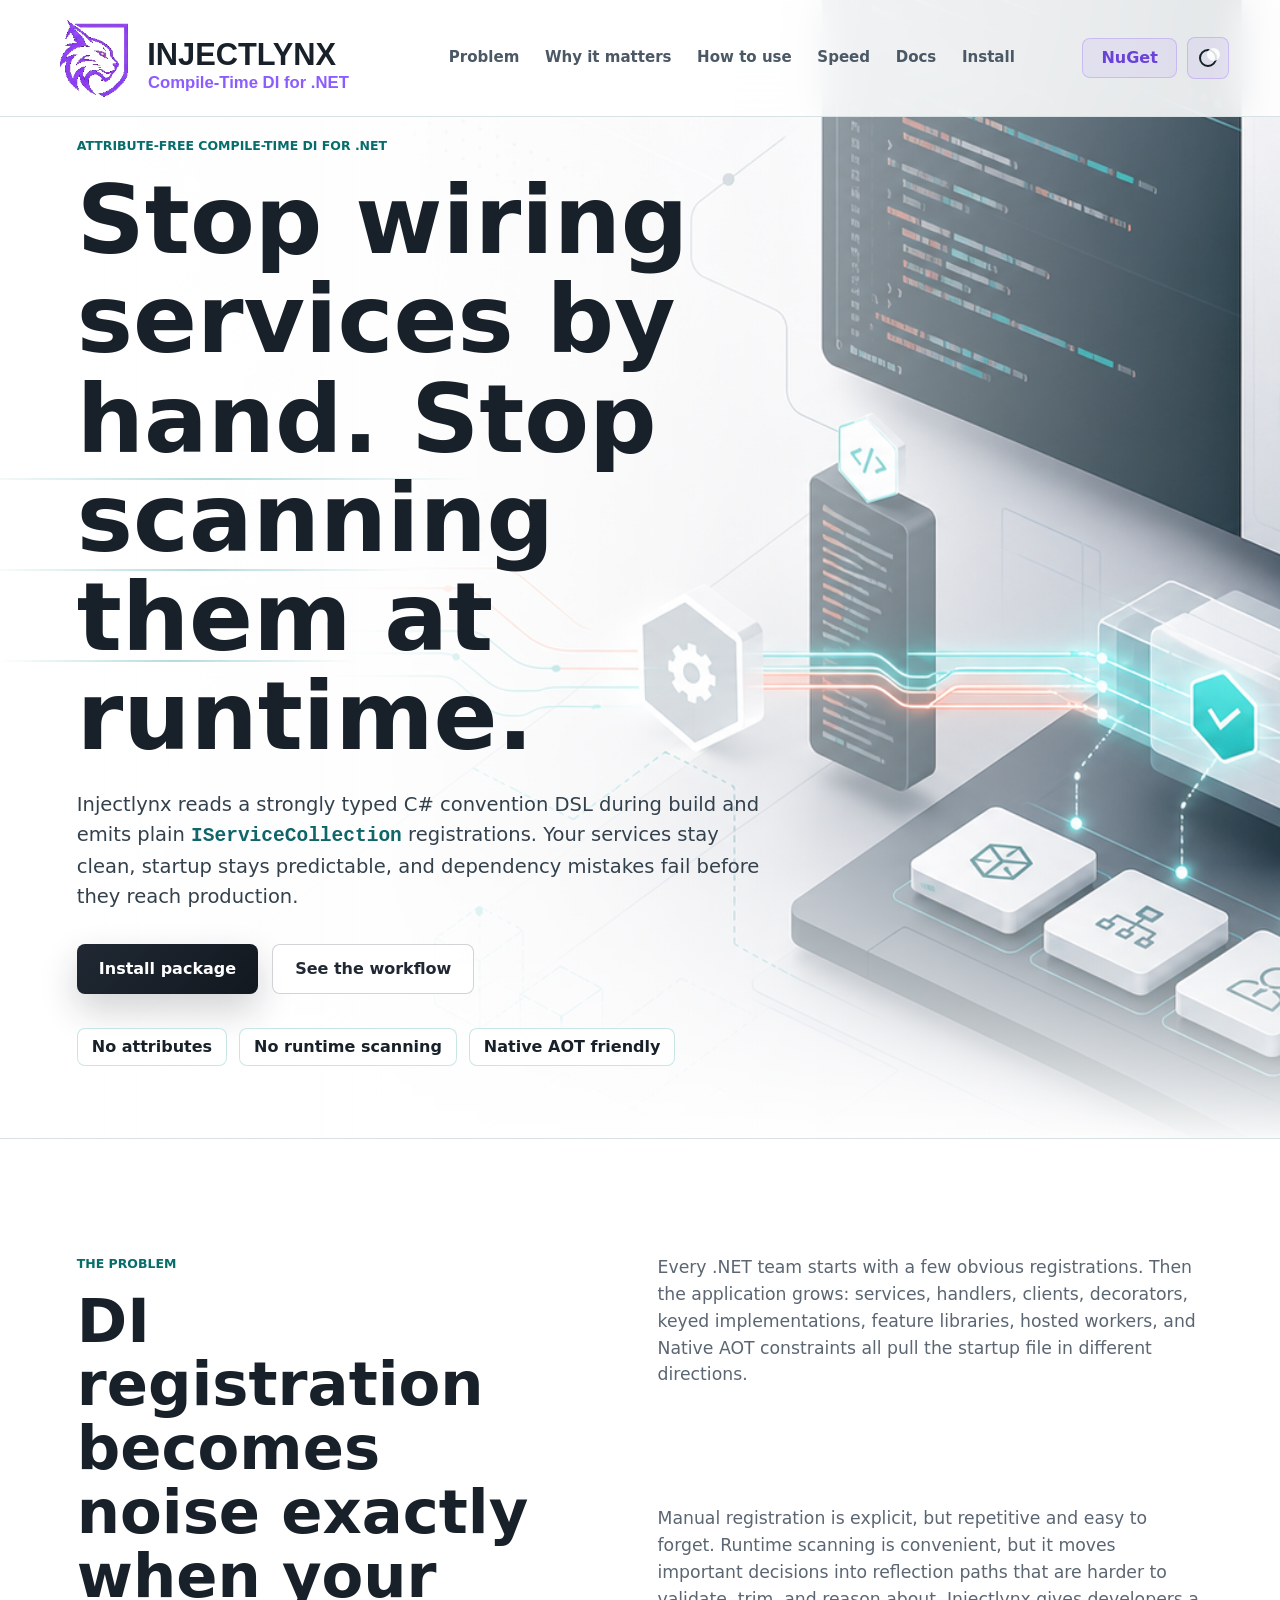
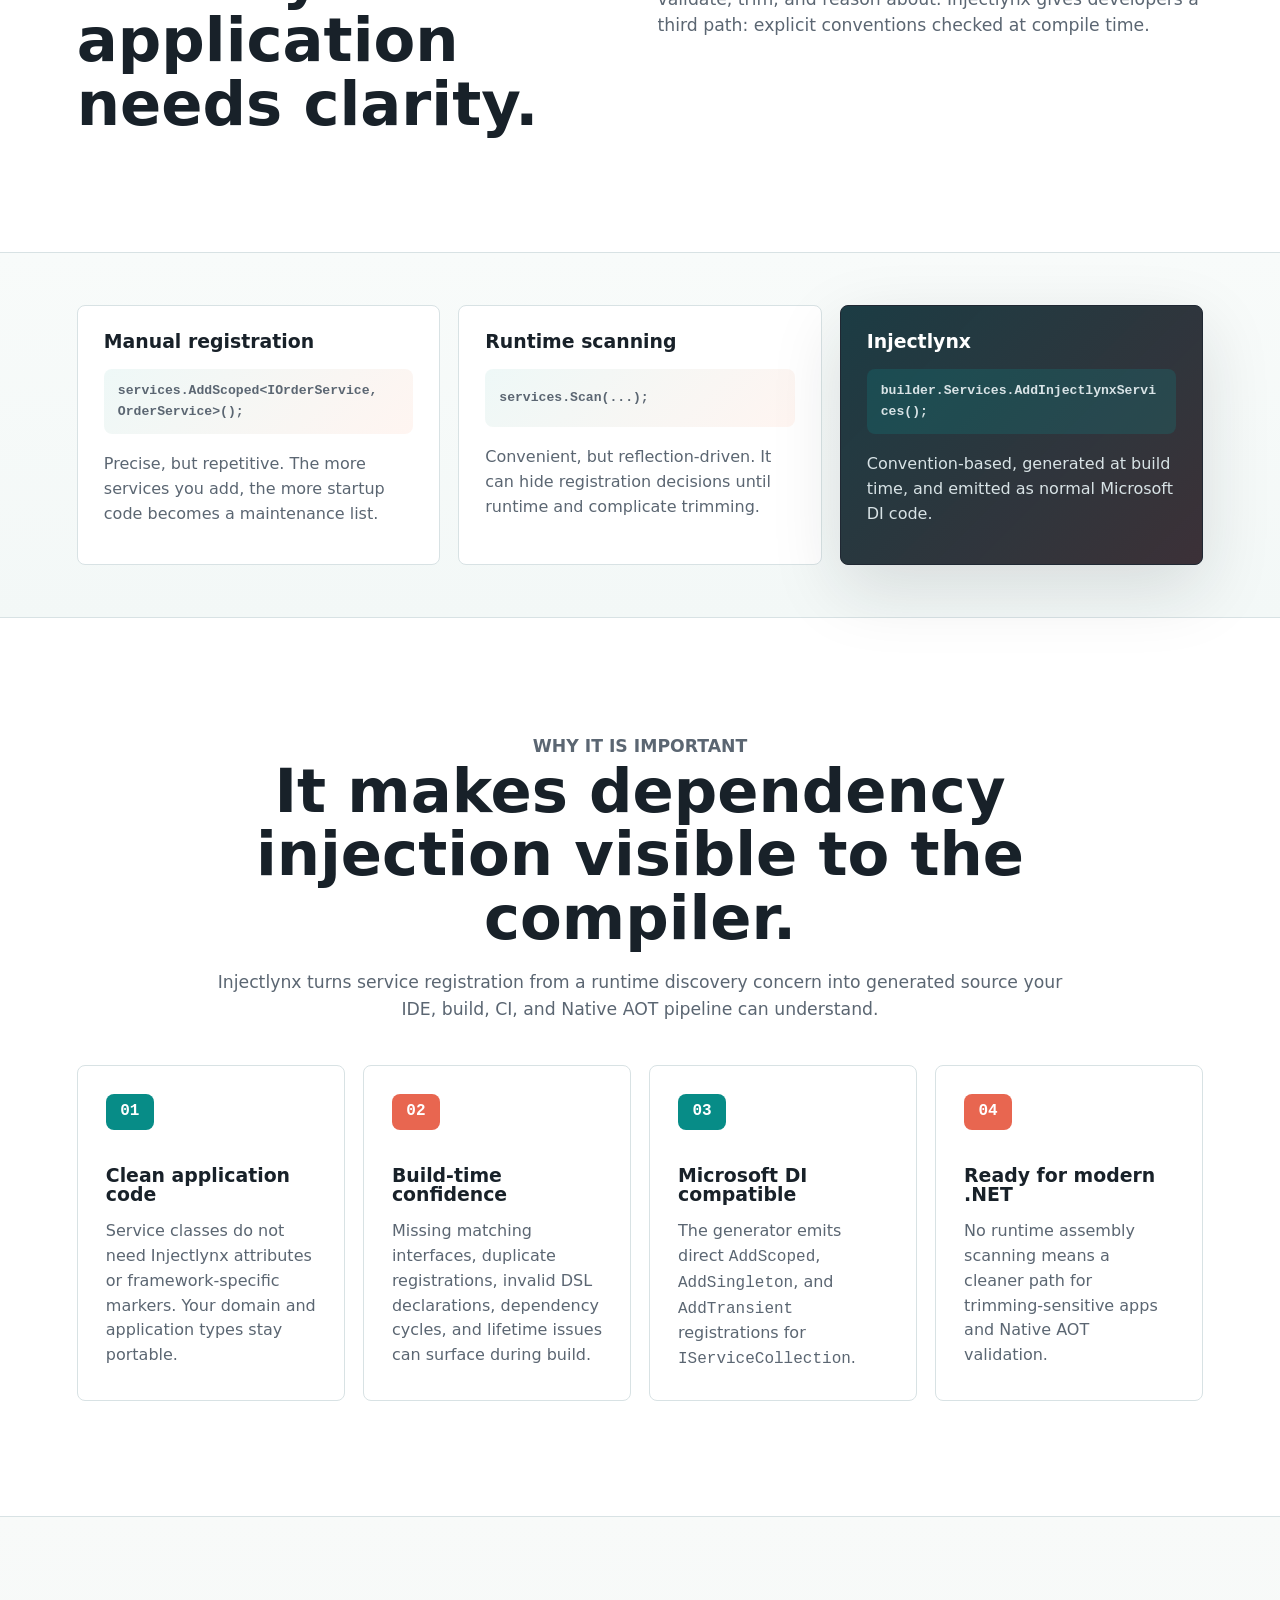
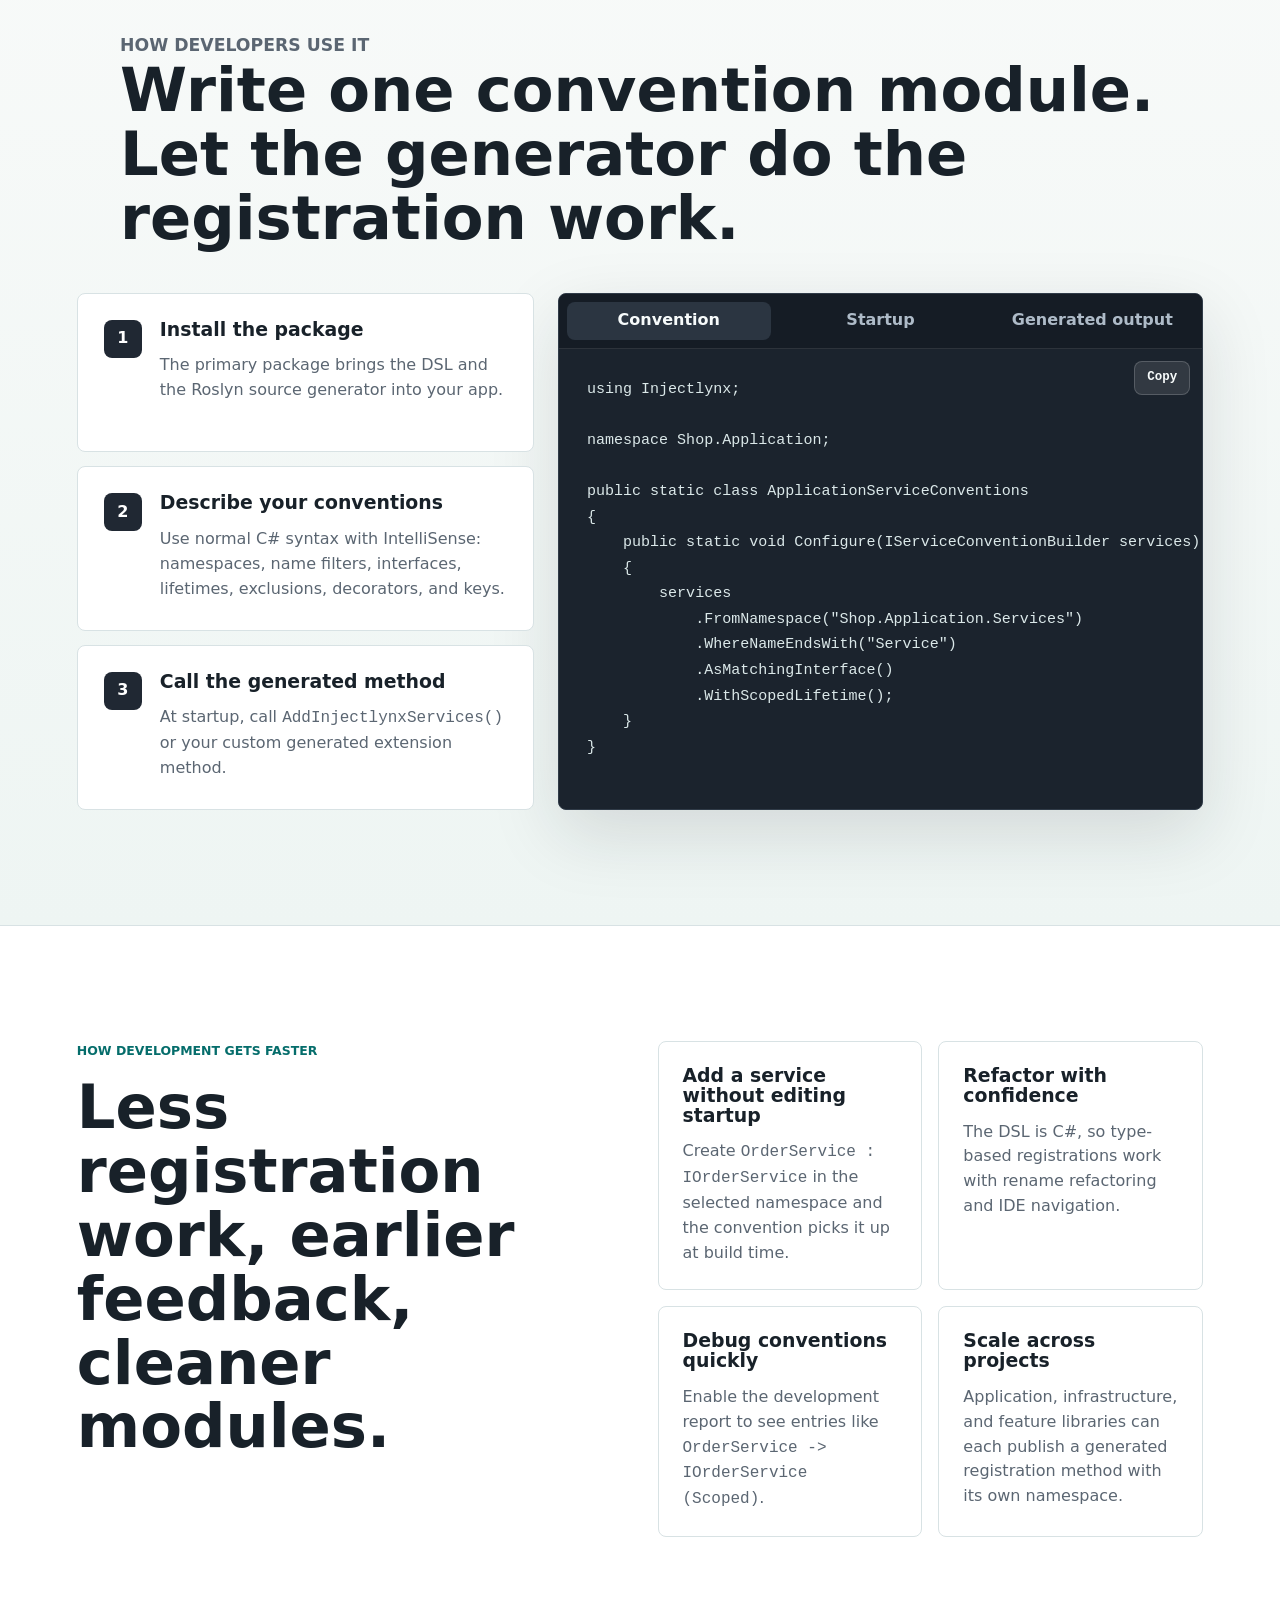
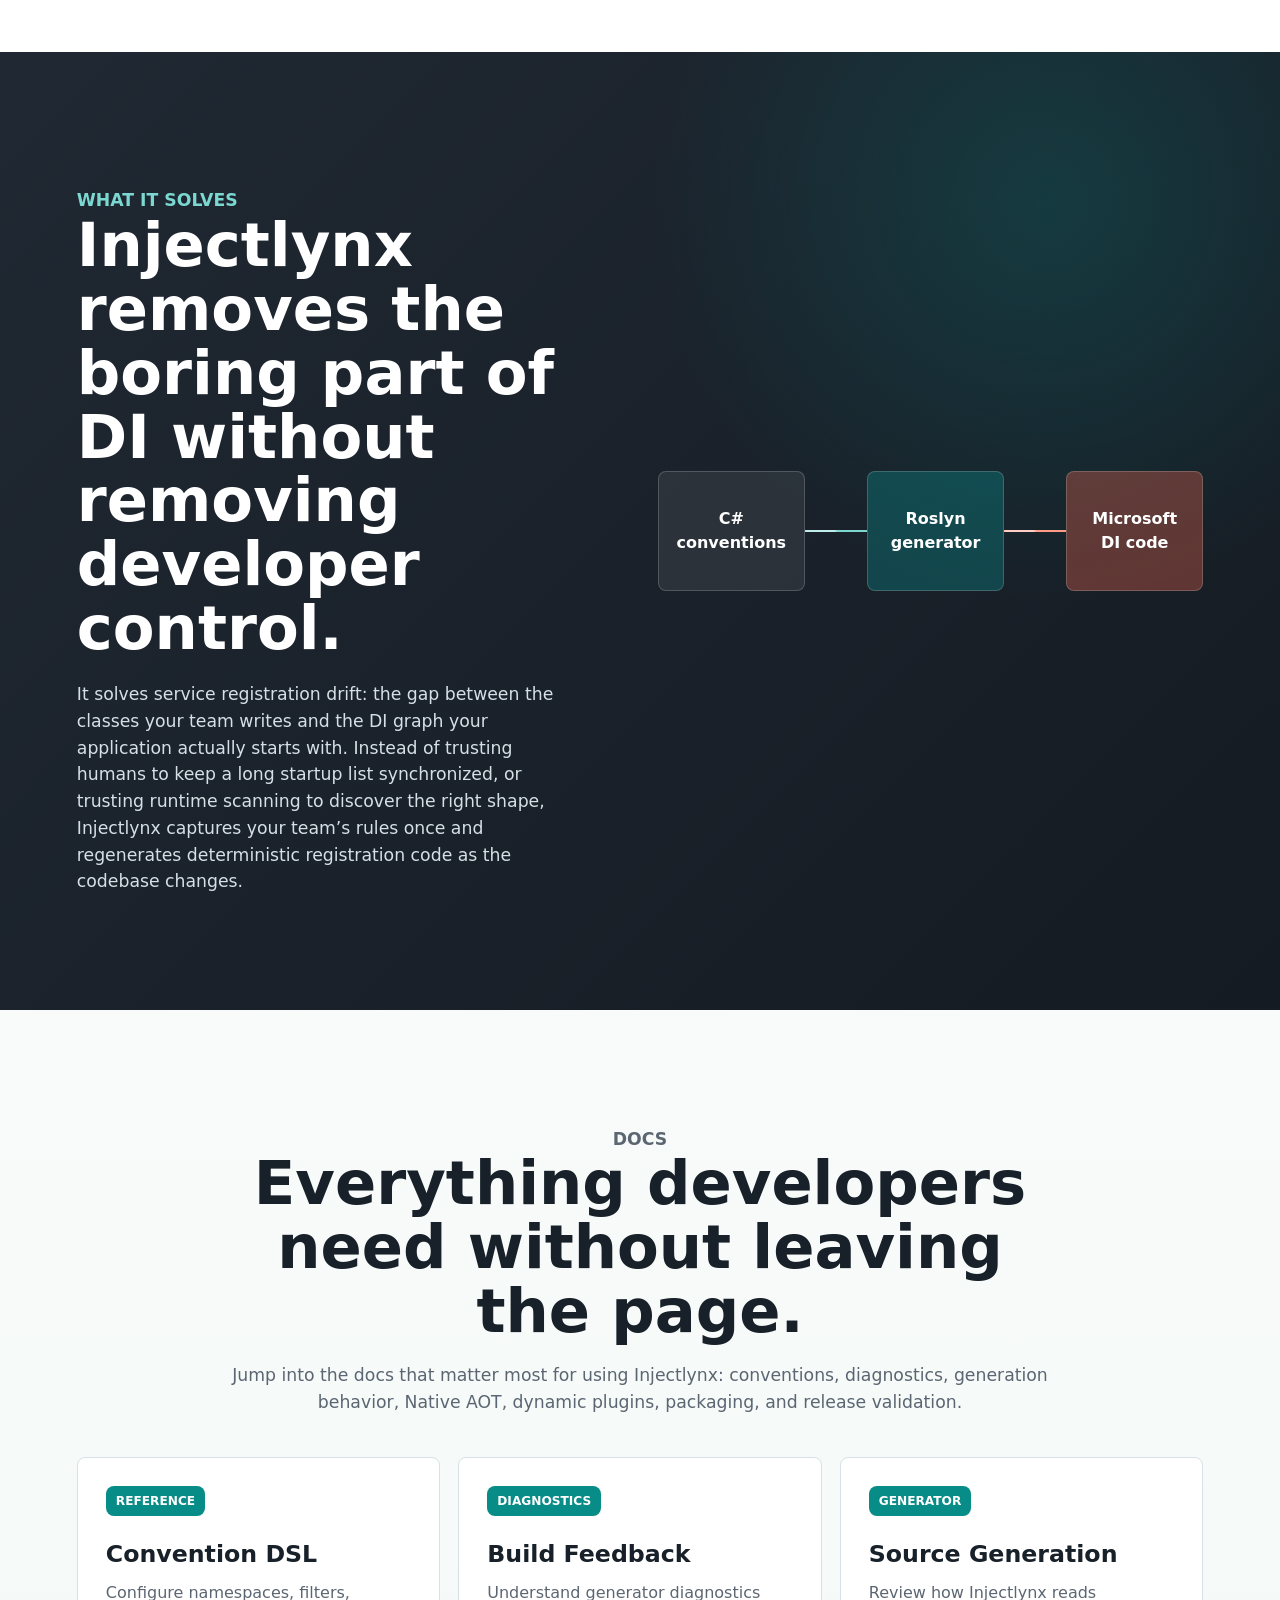
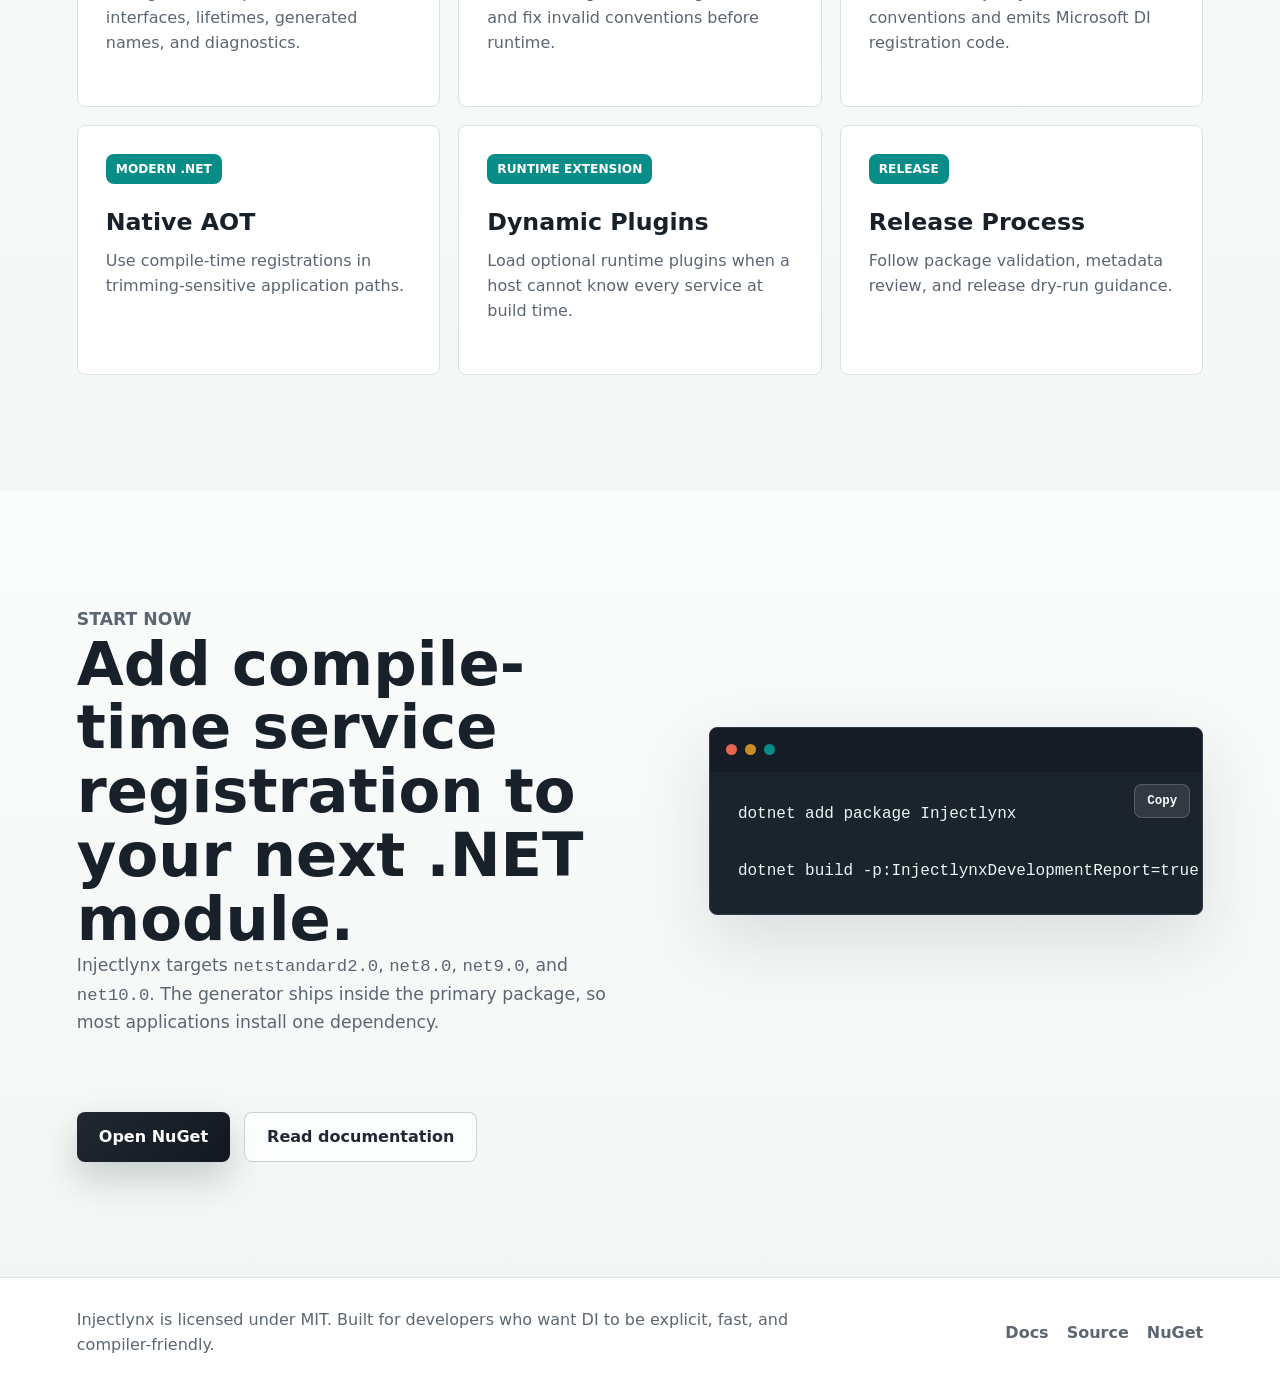
<file: website/index.html>
<!doctype html>
<html lang="en">
  <head>
    <meta charset="utf-8">
    <meta name="viewport" content="width=device-width, initial-scale=1">
    <meta
      name="description"
      content="Injectlynx is an attribute-free compile-time dependency injection toolkit for .NET that generates Microsoft DI registrations from a strongly typed C# convention DSL."
    >
    <meta
      name="keywords"
      content=".NET dependency injection, compile-time DI, compile-time dependency injection, C# dependency injection, source generator dependency injection, Roslyn source generator, Microsoft.Extensions.DependencyInjection, IServiceCollection registrations, Native AOT dependency injection, attribute-free DI, convention-based DI, dependency injection generator, .NET source generator, service registration generator, build-time diagnostics, no runtime scanning, trim friendly .NET, ASP.NET Core dependency injection, Minimal API dependency injection, Worker Service dependency injection"
    >
    <meta name="author" content="Injectlynx">
    <meta name="robots" content="index, follow, max-image-preview:large">
    <meta name="theme-color" content="#8B5CFF">
    <link rel="canonical" href="https://injectlynx.inilesh.dev/">
    <meta property="og:type" content="website">
    <meta property="og:site_name" content="Injectlynx">
    <meta property="og:title" content="Injectlynx | Compile-Time Dependency Injection for .NET">
    <meta
      property="og:description"
      content="Generate Microsoft DI registrations at build time from clean C# conventions. No attributes, no runtime scanning, Native AOT friendly."
    >
    <meta property="og:url" content="https://injectlynx.inilesh.dev/">
    <meta property="og:image" content="https://injectlynx.inilesh.dev/assets/injectlynx-hero.png">
    <meta property="og:image:alt" content="Abstract compile-time dependency injection pipeline for Injectlynx">
    <meta property="og:image:width" content="1672">
    <meta property="og:image:height" content="941">
    <meta name="twitter:card" content="summary_large_image">
    <meta name="twitter:title" content="Injectlynx | Compile-Time Dependency Injection for .NET">
    <meta
      name="twitter:description"
      content="Attribute-free, convention-based compile-time dependency injection for Microsoft.Extensions.DependencyInjection."
    >
    <meta name="twitter:image" content="https://injectlynx.inilesh.dev/assets/injectlynx-hero.png">
    <title>Injectlynx | Compile-Time Dependency Injection for .NET</title>
    <link rel="icon" type="image/svg+xml" href="assets/injectlynx-mark.svg">
    <link rel="apple-touch-icon" href="assets/injectlynx-mark.svg">
    <script>
      (() => {
        let storedTheme = null;

        try {
          storedTheme = localStorage.getItem("injectlynx-theme");
        } catch {
          storedTheme = null;
        }

        const systemDark = window.matchMedia("(prefers-color-scheme: dark)").matches;
        document.documentElement.dataset.theme = storedTheme || (systemDark ? "dark" : "light");
      })();
    </script>
    <link rel="stylesheet" href="styles.css">
    <script type="application/ld+json">
      {
        "@context": "https://schema.org",
        "@type": "SoftwareApplication",
        "name": "Injectlynx",
        "applicationCategory": "DeveloperApplication",
        "operatingSystem": "Windows, macOS, Linux",
        "programmingLanguage": "C#",
        "keywords": ".NET dependency injection, compile-time DI, C# dependency injection, source generator dependency injection, Roslyn source generator, Microsoft.Extensions.DependencyInjection, IServiceCollection registrations, Native AOT dependency injection, attribute-free DI, convention-based DI, service registration generator, no runtime scanning",
        "description": "Injectlynx is an attribute-free, convention-based compile-time dependency injection toolkit for .NET. It uses a Roslyn incremental source generator to emit Microsoft.Extensions.DependencyInjection registrations during build.",
        "url": "https://injectlynx.inilesh.dev/",
        "logo": "https://injectlynx.inilesh.dev/assets/injectlynx-logo.svg",
        "image": "https://injectlynx.inilesh.dev/assets/injectlynx-hero.png",
        "license": "https://github.com/it-nilesh/Injectlynx/blob/main/LICENSE",
        "codeRepository": "https://github.com/it-nilesh/Injectlynx",
        "downloadUrl": "https://www.nuget.org/packages/Injectlynx",
        "softwareRequirements": ".NET 8, .NET 9, .NET 10, netstandard2.0",
        "offers": {
          "@type": "Offer",
          "price": "0",
          "priceCurrency": "USD"
        },
        "featureList": [
          "Attribute-free service registration",
          "Compile-time Microsoft DI registration generation",
          "Strongly typed C# convention DSL",
          "Native AOT friendly dependency injection",
          "Build-time diagnostics for invalid conventions"
        ],
        "sameAs": [
          "https://github.com/it-nilesh/Injectlynx",
          "https://www.nuget.org/packages/Injectlynx"
        ]
      }
    </script>
    <script type="application/ld+json">
      {
        "@context": "https://schema.org",
        "@type": "FAQPage",
        "mainEntity": [
          {
            "@type": "Question",
            "name": "What problem does Injectlynx solve?",
            "acceptedAnswer": {
              "@type": "Answer",
              "text": "Injectlynx removes repetitive dependency injection registration work by generating Microsoft.Extensions.DependencyInjection registrations at build time from C# conventions."
            }
          },
          {
            "@type": "Question",
            "name": "Is Injectlynx Native AOT friendly?",
            "acceptedAnswer": {
              "@type": "Answer",
              "text": "The default compile-time registration path is Native AOT friendly because it emits direct service registration source instead of runtime assembly scanning."
            }
          },
          {
            "@type": "Question",
            "name": "Does Injectlynx require attributes on service classes?",
            "acceptedAnswer": {
              "@type": "Answer",
              "text": "No. Injectlynx is attribute-free. Developers describe service registration rules in a strongly typed C# convention module."
            }
          }
        ]
      }
    </script>
  </head>
  <body>
    <header class="site-header">
      <a class="brand" href="#top" aria-label="Injectlynx home">
        <img src="assets/injectlynx-logo.svg" alt="Injectlynx" width="514" height="137">
      </a>
      <nav class="nav" aria-label="Primary navigation">
        <a href="#problem">Problem</a>
        <a href="#why">Why it matters</a>
        <a href="#use">How to use</a>
        <a href="#speed">Speed</a>
        <a href="#docs">Docs</a>
        <a href="#install">Install</a>
      </nav>
      <div class="header-actions">
        <a class="nav-cta" href="https://www.nuget.org/packages/Injectlynx">NuGet</a>
        <button class="theme-toggle" type="button" aria-label="Switch to dark mode" aria-pressed="false">
          <span class="theme-icon" aria-hidden="true"></span>
        </button>
        <button class="menu-toggle" type="button" aria-label="Open menu" aria-expanded="false" aria-controls="mobile-menu">
          <span></span>
          <span></span>
          <span></span>
        </button>
      </div>
      <div class="mobile-menu" id="mobile-menu">
        <a href="#problem">Problem</a>
        <a href="#why">Why it matters</a>
        <a href="#use">How to use</a>
        <a href="#speed">Speed</a>
        <a href="#docs">Docs</a>
        <a href="#install">Install</a>
        <a href="https://www.nuget.org/packages/Injectlynx">NuGet package</a>
      </div>
    </header>

    <main id="top">
      <section class="hero" aria-label="Injectlynx introduction">
        <img
          class="hero-media"
          src="assets/injectlynx-hero.png"
          alt=""
          width="1672"
          height="941"
          fetchpriority="high"
        >
        <div class="hero-overlay"></div>
        <div class="hero-motion" aria-hidden="true">
          <span></span>
          <span></span>
          <span></span>
        </div>
        <div class="hero-content">
          <p class="eyebrow">Attribute-free compile-time DI for .NET</p>
          <h1>Stop wiring services by hand. Stop scanning them at runtime.</h1>
          <p class="hero-lede">
            Injectlynx reads a strongly typed C# convention DSL during build and emits plain
            <code>IServiceCollection</code> registrations. Your services stay clean, startup stays predictable,
            and dependency mistakes fail before they reach production.
          </p>
          <div class="hero-actions">
            <a class="button primary" href="#install">Install package</a>
            <a class="button secondary" href="#use">See the workflow</a>
          </div>
          <div class="hero-metrics" aria-label="Key benefits">
            <span>No attributes</span>
            <span>No runtime scanning</span>
            <span>Native AOT friendly</span>
          </div>
        </div>
      </section>

      <section class="band intro-band" id="problem">
        <div class="section-grid">
          <div>
            <p class="eyebrow">The problem</p>
            <h2>DI registration becomes noise exactly when your application needs clarity.</h2>
          </div>
          <div class="copy-stack">
            <p>
              Every .NET team starts with a few obvious registrations. Then the application grows:
              services, handlers, clients, decorators, keyed implementations, feature libraries, hosted workers,
              and Native AOT constraints all pull the startup file in different directions.
            </p>
            <p>
              Manual registration is explicit, but repetitive and easy to forget. Runtime scanning is convenient,
              but it moves important decisions into reflection paths that are harder to validate, trim, and reason
              about. Injectlynx gives developers a third path: explicit conventions checked at compile time.
            </p>
          </div>
        </div>
      </section>

      <section class="band contrast-band">
        <div class="compare-grid" aria-label="Dependency injection approaches">
          <article class="compare-card muted">
            <h3>Manual registration</h3>
            <p class="code-line">services.AddScoped&lt;IOrderService, OrderService&gt;();</p>
            <p>Precise, but repetitive. The more services you add, the more startup code becomes a maintenance list.</p>
          </article>
          <article class="compare-card muted">
            <h3>Runtime scanning</h3>
            <p class="code-line">services.Scan(...);</p>
            <p>Convenient, but reflection-driven. It can hide registration decisions until runtime and complicate trimming.</p>
          </article>
          <article class="compare-card highlight">
            <h3>Injectlynx</h3>
            <p class="code-line">builder.Services.AddInjectlynxServices();</p>
            <p>Convention-based, generated at build time, and emitted as normal Microsoft DI code.</p>
          </article>
        </div>
      </section>

      <section class="band" id="why">
        <div class="section-heading">
          <p class="eyebrow">Why it is important</p>
          <h2>It makes dependency injection visible to the compiler.</h2>
          <p>
            Injectlynx turns service registration from a runtime discovery concern into generated source your IDE,
            build, CI, and Native AOT pipeline can understand.
          </p>
        </div>
        <div class="feature-grid">
          <article class="feature-card">
            <span class="feature-number">01</span>
            <h3>Clean application code</h3>
            <p>Service classes do not need Injectlynx attributes or framework-specific markers. Your domain and application types stay portable.</p>
          </article>
          <article class="feature-card">
            <span class="feature-number">02</span>
            <h3>Build-time confidence</h3>
            <p>Missing matching interfaces, duplicate registrations, invalid DSL declarations, dependency cycles, and lifetime issues can surface during build.</p>
          </article>
          <article class="feature-card">
            <span class="feature-number">03</span>
            <h3>Microsoft DI compatible</h3>
            <p>The generator emits direct <code>AddScoped</code>, <code>AddSingleton</code>, and <code>AddTransient</code> registrations for <code>IServiceCollection</code>.</p>
          </article>
          <article class="feature-card">
            <span class="feature-number">04</span>
            <h3>Ready for modern .NET</h3>
            <p>No runtime assembly scanning means a cleaner path for trimming-sensitive apps and Native AOT validation.</p>
          </article>
        </div>
      </section>

      <section class="band workflow-band" id="use">
        <div class="section-heading align-left">
          <p class="eyebrow">How developers use it</p>
          <h2>Write one convention module. Let the generator do the registration work.</h2>
        </div>
        <div class="workflow">
          <div class="steps" aria-label="Injectlynx workflow">
            <article>
              <span>1</span>
              <h3>Install the package</h3>
              <p>The primary package brings the DSL and the Roslyn source generator into your app.</p>
            </article>
            <article>
              <span>2</span>
              <h3>Describe your conventions</h3>
              <p>Use normal C# syntax with IntelliSense: namespaces, name filters, interfaces, lifetimes, exclusions, decorators, and keys.</p>
            </article>
            <article>
              <span>3</span>
              <h3>Call the generated method</h3>
              <p>At startup, call <code>AddInjectlynxServices()</code> or your custom generated extension method.</p>
            </article>
          </div>
          <div class="code-panel">
            <div class="code-tabs" aria-label="Code example tabs">
              <button class="tab active" type="button" data-tab="convention">Convention</button>
              <button class="tab" type="button" data-tab="startup">Startup</button>
              <button class="tab" type="button" data-tab="output">Generated output</button>
            </div>
            <pre class="code-sample active" data-panel="convention"><code>using Injectlynx;

namespace Shop.Application;

public static class ApplicationServiceConventions
{
    public static void Configure(IServiceConventionBuilder services)
    {
        services
            .FromNamespace("Shop.Application.Services")
            .WhereNameEndsWith("Service")
            .AsMatchingInterface()
            .WithScopedLifetime();
    }
}</code></pre>
            <pre class="code-sample" data-panel="startup"><code>var builder = WebApplication.CreateBuilder(args);

builder.Services.AddInjectlynxServices();

var app = builder.Build();
app.Run();</code></pre>
            <pre class="code-sample" data-panel="output"><code>// Emitted during build.
services.AddScoped&lt;IOrderService, OrderService&gt;();
services.AddScoped&lt;ICustomerService, CustomerService&gt;();
services.AddScoped&lt;IInvoiceService, InvoiceService&gt;();</code></pre>
          </div>
        </div>
      </section>

      <section class="band speed-band" id="speed">
        <div class="section-grid">
          <div>
            <p class="eyebrow">How development gets faster</p>
            <h2>Less registration work, earlier feedback, cleaner modules.</h2>
          </div>
          <div class="speed-list">
            <article>
              <h3>Add a service without editing startup</h3>
              <p>Create <code>OrderService : IOrderService</code> in the selected namespace and the convention picks it up at build time.</p>
            </article>
            <article>
              <h3>Refactor with confidence</h3>
              <p>The DSL is C#, so type-based registrations work with rename refactoring and IDE navigation.</p>
            </article>
            <article>
              <h3>Debug conventions quickly</h3>
              <p>Enable the development report to see entries like <code>OrderService -&gt; IOrderService (Scoped)</code>.</p>
            </article>
            <article>
              <h3>Scale across projects</h3>
              <p>Application, infrastructure, and feature libraries can each publish a generated registration method with its own namespace.</p>
            </article>
          </div>
        </div>
      </section>

      <section class="band problem-solved">
        <div class="solution-copy">
          <p class="eyebrow">What it solves</p>
          <h2>Injectlynx removes the boring part of DI without removing developer control.</h2>
          <p>
            It solves service registration drift: the gap between the classes your team writes and the DI graph your
            application actually starts with. Instead of trusting humans to keep a long startup list synchronized, or
            trusting runtime scanning to discover the right shape, Injectlynx captures your team’s rules once and
            regenerates deterministic registration code as the codebase changes.
          </p>
        </div>
        <div class="solution-map" aria-label="Injectlynx value map">
          <div class="map-node source">C# conventions</div>
          <div class="map-line"><span></span></div>
          <div class="map-node generator">Roslyn generator</div>
          <div class="map-line accent"><span></span></div>
          <div class="map-node output">Microsoft DI code</div>
        </div>
      </section>

      <section class="band docs-band" id="docs">
        <div class="section-heading">
          <p class="eyebrow">Docs</p>
          <h2>Everything developers need without leaving the page.</h2>
          <p>
            Jump into the docs that matter most for using Injectlynx: conventions, diagnostics,
            generation behavior, Native AOT, dynamic plugins, packaging, and release validation.
          </p>
        </div>
        <div class="resource-grid">
          <a class="resource-card" href="https://github.com/it-nilesh/Injectlynx/blob/main/docs/configuration/configuration.md"><span>Reference</span><h3>Convention DSL</h3><p>Configure namespaces, filters, interfaces, lifetimes, generated names, and diagnostics.</p></a>
          <a class="resource-card" href="https://github.com/it-nilesh/Injectlynx/blob/main/docs/diagnostics/diagnostics.md"><span>Diagnostics</span><h3>Build Feedback</h3><p>Understand generator diagnostics and fix invalid conventions before runtime.</p></a>
          <a class="resource-card" href="https://github.com/it-nilesh/Injectlynx/blob/main/docs/generator/generator.md"><span>Generator</span><h3>Source Generation</h3><p>Review how Injectlynx reads conventions and emits Microsoft DI registration code.</p></a>
          <a class="resource-card" href="https://github.com/it-nilesh/Injectlynx/blob/main/docs/native-aot/native-aot.md"><span>Modern .NET</span><h3>Native AOT</h3><p>Use compile-time registrations in trimming-sensitive application paths.</p></a>
          <a class="resource-card" href="https://github.com/it-nilesh/Injectlynx/blob/main/docs/plugins/dynamic-plugin-loading.md"><span>Runtime extension</span><h3>Dynamic Plugins</h3><p>Load optional runtime plugins when a host cannot know every service at build time.</p></a>
          <a class="resource-card" href="https://github.com/it-nilesh/Injectlynx/blob/main/docs/release.md"><span>Release</span><h3>Release Process</h3><p>Follow package validation, metadata review, and release dry-run guidance.</p></a>
        </div>
      </section>

      <section class="band install-band" id="install">
        <div class="install-copy">
          <p class="eyebrow">Start now</p>
          <h2>Add compile-time service registration to your next .NET module.</h2>
          <p>
            Injectlynx targets <code>netstandard2.0</code>, <code>net8.0</code>, <code>net9.0</code>, and <code>net10.0</code>.
            The generator ships inside the primary package, so most applications install one dependency.
          </p>
        </div>
        <div class="terminal">
          <div class="terminal-bar">
            <span></span>
            <span></span>
            <span></span>
          </div>
          <pre><code>dotnet add package Injectlynx

dotnet build -p:InjectlynxDevelopmentReport=true</code></pre>
        </div>
        <div class="final-actions">
          <a class="button primary" href="https://www.nuget.org/packages/Injectlynx">Open NuGet</a>
          <a class="button secondary" href="#docs">Read documentation</a>
        </div>
      </section>
    </main>

    <footer class="footer">
      <p>Injectlynx is licensed under MIT. Built for developers who want DI to be explicit, fast, and compiler-friendly.</p>
      <div>
        <a href="#docs">Docs</a>
        <a href="https://github.com/it-nilesh/Injectlynx">Source</a>
        <a href="https://www.nuget.org/packages/Injectlynx">NuGet</a>
      </div>
    </footer>

    <script src="script.js"></script>
  </body>
</html>
</file>
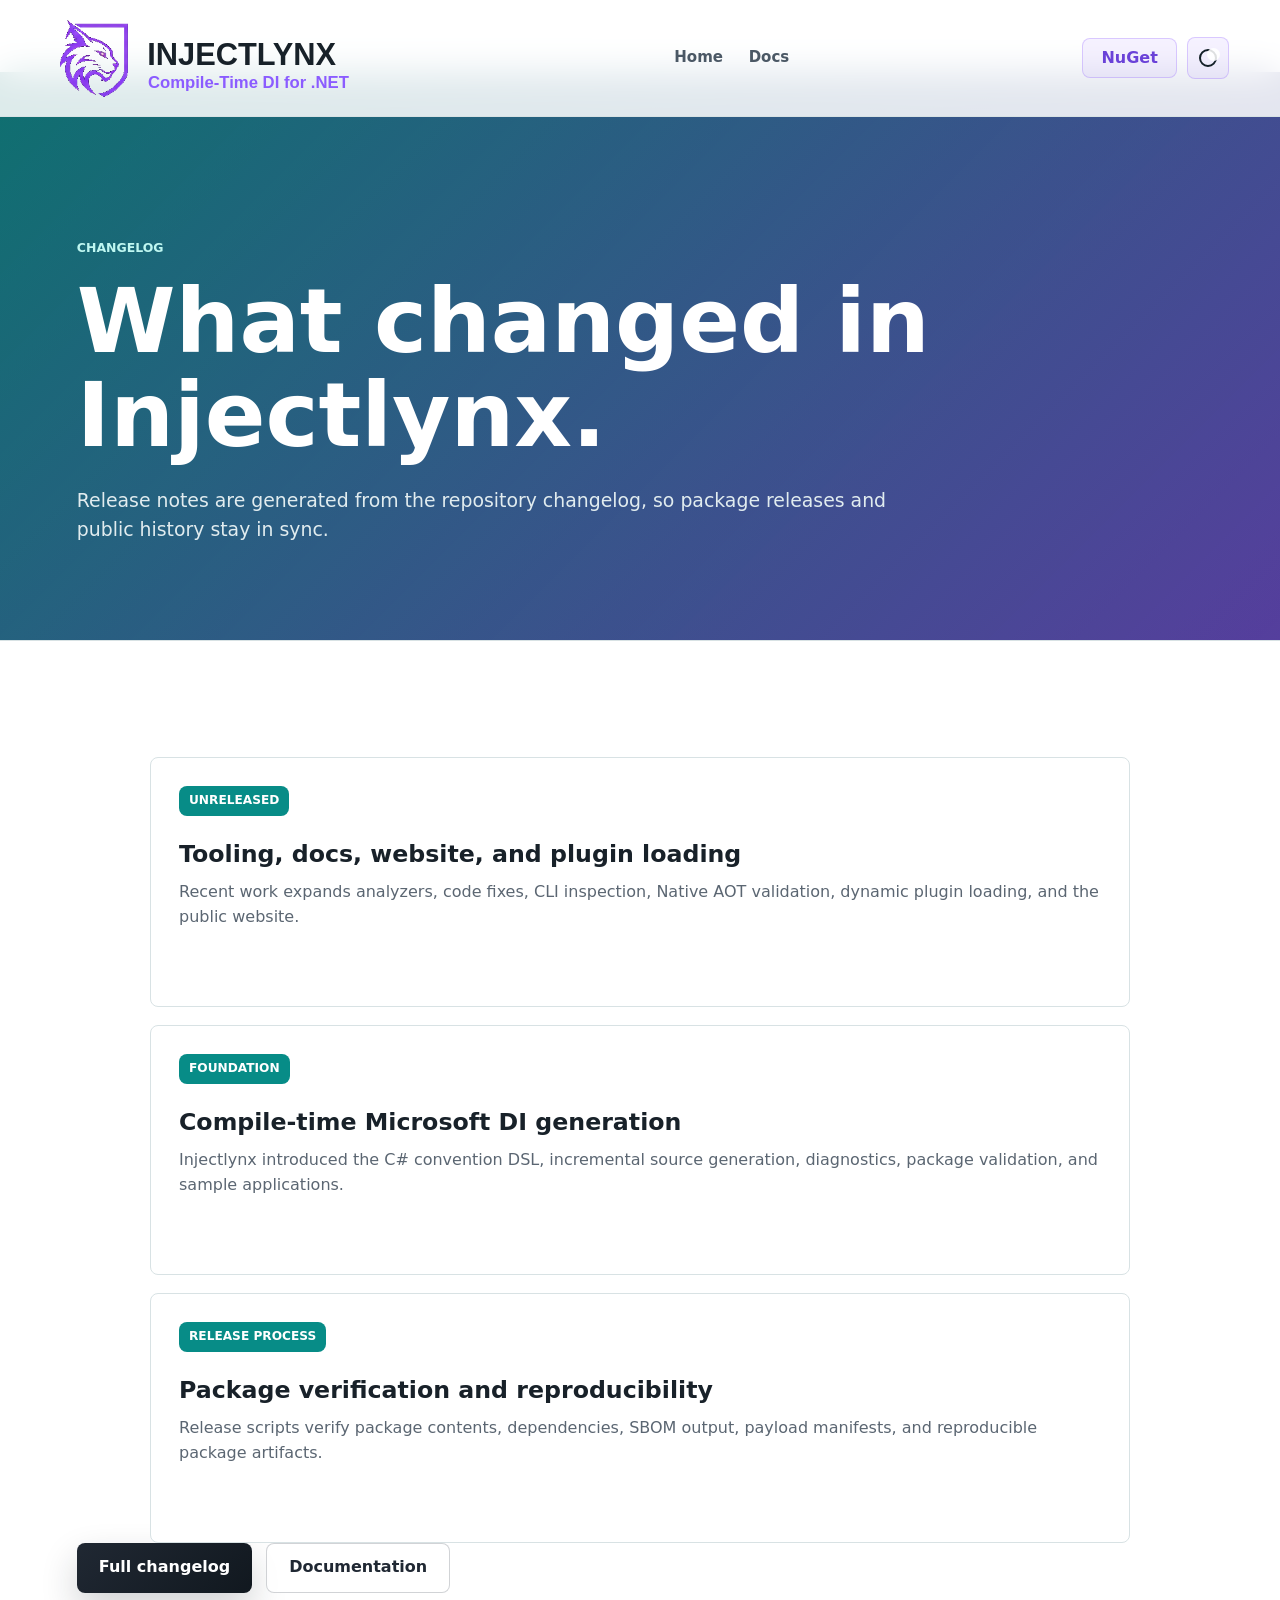
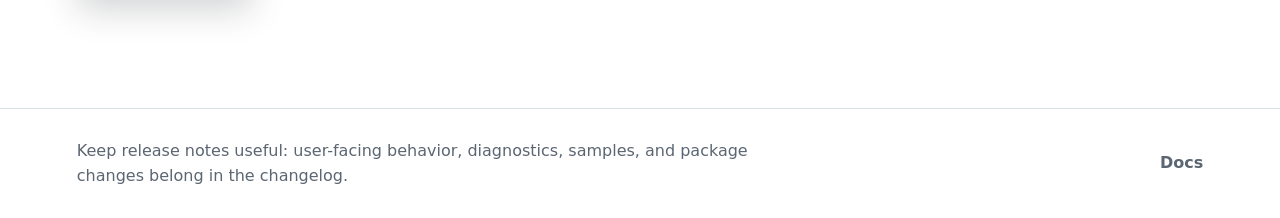
<file: website/changelog.html>
<!doctype html>
<html lang="en">
  <head>
    <meta charset="utf-8">
    <meta name="viewport" content="width=device-width, initial-scale=1">
    <meta name="description" content="Injectlynx changelog for compile-time dependency injection features, diagnostics, samples, Native AOT validation, release automation, and plugin loading.">
    <meta name="keywords" content="Injectlynx changelog, Injectlynx release notes, .NET dependency injection generator changes">
    <meta name="robots" content="index, follow, max-image-preview:large">
    <meta name="theme-color" content="#8B5CFF">
    <link rel="canonical" href="https://injectlynx.inilesh.dev/changelog.html">
    <meta property="og:title" content="Injectlynx Changelog">
    <meta property="og:description" content="Track Injectlynx features, diagnostics, samples, and release improvements.">
    <meta property="og:url" content="https://injectlynx.inilesh.dev/changelog.html">
    <meta property="og:image" content="https://injectlynx.inilesh.dev/assets/injectlynx-hero.png">
    <title>Injectlynx Changelog</title>
    <link rel="icon" type="image/svg+xml" href="assets/injectlynx-mark.svg">
    <script>(() => { let t = null; try { t = localStorage.getItem("injectlynx-theme"); } catch { t = null; } document.documentElement.dataset.theme = t || (window.matchMedia("(prefers-color-scheme: dark)").matches ? "dark" : "light"); })();</script>
    <link rel="stylesheet" href="styles.css">
  </head>
  <body>
    <header class="site-header">
      <a class="brand" href="index.html" aria-label="Injectlynx home"><img src="assets/injectlynx-logo.svg" alt="Injectlynx" width="514" height="137"></a>
      <nav class="nav" aria-label="Primary navigation"><a href="index.html">Home</a><a href="index.html#docs">Docs</a></nav>
      <div class="header-actions"><a class="nav-cta" href="https://www.nuget.org/packages/Injectlynx">NuGet</a><button class="theme-toggle" type="button" aria-label="Switch to dark mode" aria-pressed="false"><span class="theme-icon" aria-hidden="true"></span></button><button class="menu-toggle" type="button" aria-label="Open menu" aria-expanded="false" aria-controls="mobile-menu"><span></span><span></span><span></span></button></div>
      <div class="mobile-menu" id="mobile-menu"><a href="index.html">Home</a><a href="index.html#docs">Docs</a><a href="community.html">Community</a></div>
    </header>
    <main class="page-main">
      <section class="page-hero"><p class="eyebrow">Changelog</p><h1>What changed in Injectlynx.</h1><p>Release notes are generated from the repository changelog, so package releases and public history stay in sync.</p></section>
      <section class="band page-band">
        <div class="timeline">
          <article><span>Unreleased</span><h2>Tooling, docs, website, and plugin loading</h2><p>Recent work expands analyzers, code fixes, CLI inspection, Native AOT validation, dynamic plugin loading, and the public website.</p></article>
          <article><span>Foundation</span><h2>Compile-time Microsoft DI generation</h2><p>Injectlynx introduced the C# convention DSL, incremental source generation, diagnostics, package validation, and sample applications.</p></article>
          <article><span>Release process</span><h2>Package verification and reproducibility</h2><p>Release scripts verify package contents, dependencies, SBOM output, payload manifests, and reproducible package artifacts.</p></article>
        </div>
        <div class="final-actions"><a class="button primary" href="https://github.com/it-nilesh/Injectlynx/blob/main/CHANGELOG.md">Full changelog</a><a class="button secondary" href="index.html#docs">Documentation</a></div>
      </section>
    </main>
    <footer class="footer"><p>Keep release notes useful: user-facing behavior, diagnostics, samples, and package changes belong in the changelog.</p><div><a href="index.html#docs">Docs</a></div></footer>
    <script src="script.js"></script>
  </body>
</html>
</file>
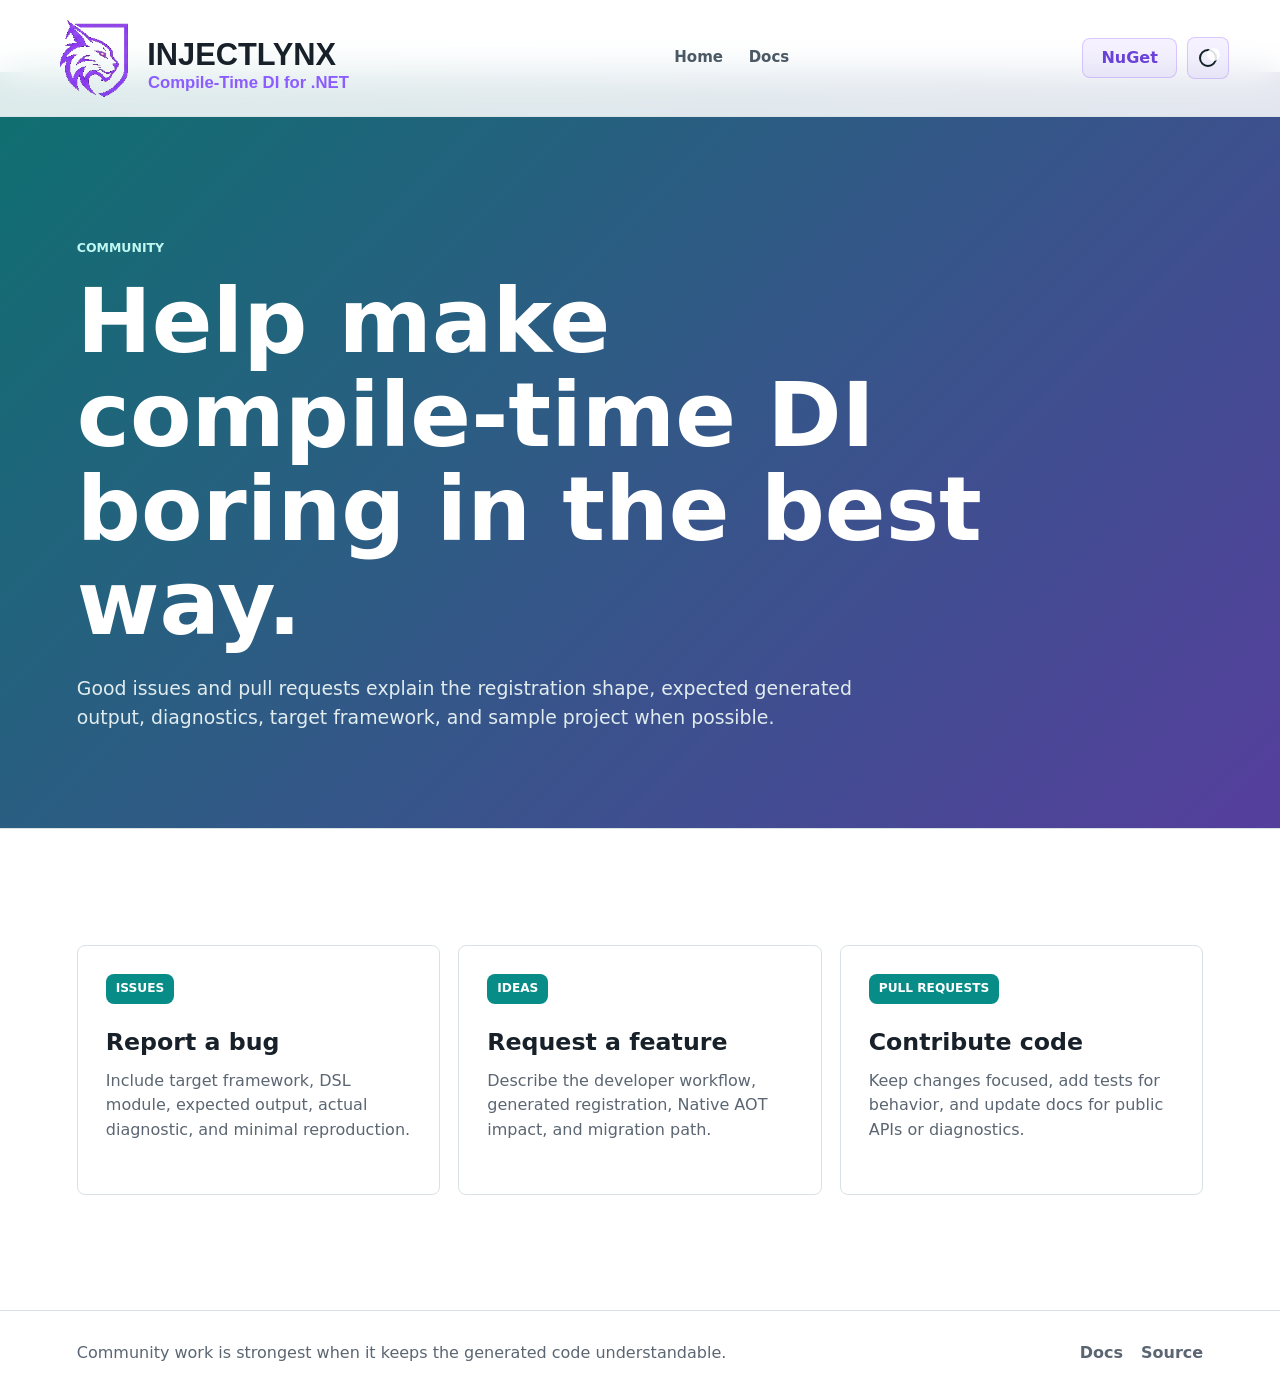
<file: website/community.html>
<!doctype html>
<html lang="en">
  <head>
    <meta charset="utf-8">
    <meta name="viewport" content="width=device-width, initial-scale=1">
    <meta name="description" content="Contribute to Injectlynx with useful bug reports, focused feature requests, pull requests, and release-ready documentation.">
    <meta name="robots" content="index, follow, max-image-preview:large">
    <meta name="theme-color" content="#8B5CFF">
    <link rel="canonical" href="https://injectlynx.inilesh.dev/community.html">
    <title>Injectlynx Community</title>
    <link rel="icon" type="image/svg+xml" href="assets/injectlynx-mark.svg">
    <script>(() => { let t = null; try { t = localStorage.getItem("injectlynx-theme"); } catch { t = null; } document.documentElement.dataset.theme = t || (window.matchMedia("(prefers-color-scheme: dark)").matches ? "dark" : "light"); })();</script>
    <link rel="stylesheet" href="styles.css">
  </head>
  <body>
    <header class="site-header">
      <a class="brand" href="index.html" aria-label="Injectlynx home"><img src="assets/injectlynx-logo.svg" alt="Injectlynx" width="514" height="137"></a>
      <nav class="nav" aria-label="Primary navigation"><a href="index.html">Home</a><a href="index.html#docs">Docs</a></nav>
      <div class="header-actions"><a class="nav-cta" href="https://www.nuget.org/packages/Injectlynx">NuGet</a><button class="theme-toggle" type="button" aria-label="Switch to dark mode" aria-pressed="false"><span class="theme-icon" aria-hidden="true"></span></button><button class="menu-toggle" type="button" aria-label="Open menu" aria-expanded="false" aria-controls="mobile-menu"><span></span><span></span><span></span></button></div>
      <div class="mobile-menu" id="mobile-menu"><a href="index.html">Home</a><a href="index.html#docs">Docs</a></div>
    </header>
    <main class="page-main">
      <section class="page-hero"><p class="eyebrow">Community</p><h1>Help make compile-time DI boring in the best way.</h1><p>Good issues and pull requests explain the registration shape, expected generated output, diagnostics, target framework, and sample project when possible.</p></section>
      <section class="band page-band">
        <div class="resource-grid">
          <a class="resource-card" href="https://github.com/it-nilesh/Injectlynx/issues/new/choose"><span>Issues</span><h2>Report a bug</h2><p>Include target framework, DSL module, expected output, actual diagnostic, and minimal reproduction.</p></a>
          <a class="resource-card" href="https://github.com/it-nilesh/Injectlynx/issues/new/choose"><span>Ideas</span><h2>Request a feature</h2><p>Describe the developer workflow, generated registration, Native AOT impact, and migration path.</p></a>
          <a class="resource-card" href="https://github.com/it-nilesh/Injectlynx/pulls"><span>Pull requests</span><h2>Contribute code</h2><p>Keep changes focused, add tests for behavior, and update docs for public APIs or diagnostics.</p></a>
        </div>
      </section>
    </main>
    <footer class="footer"><p>Community work is strongest when it keeps the generated code understandable.</p><div><a href="index.html#docs">Docs</a><a href="https://github.com/it-nilesh/Injectlynx">Source</a></div></footer>
    <script src="script.js"></script>
  </body>
</html>
</file>
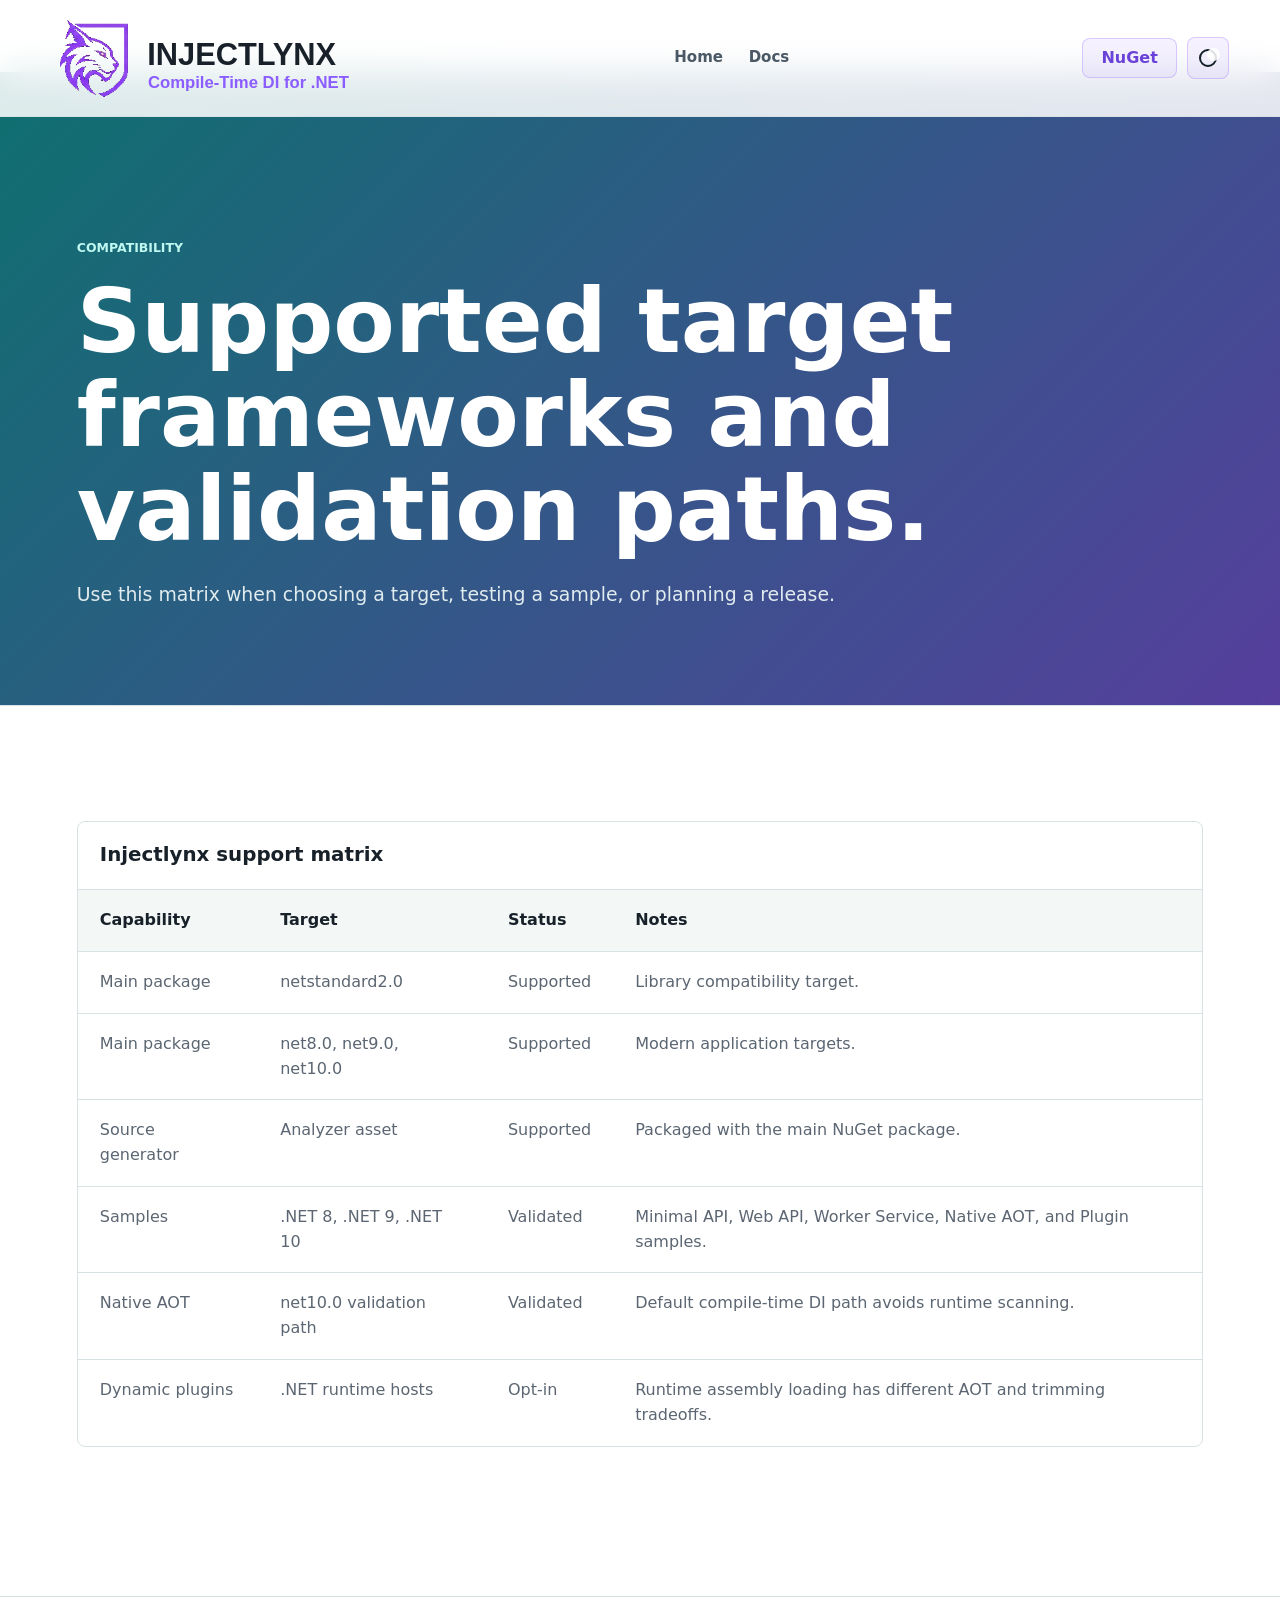
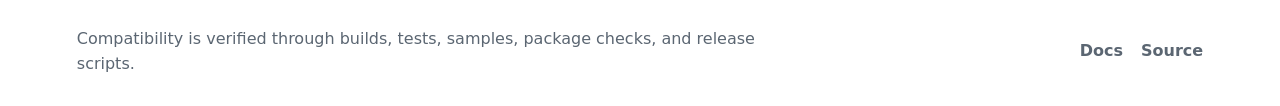
<file: website/compatibility.html>
<!doctype html>
<html lang="en">
  <head>
    <meta charset="utf-8">
    <meta name="viewport" content="width=device-width, initial-scale=1">
    <meta name="description" content="Injectlynx compatibility matrix for package targets, samples, Native AOT, plugin loading, and supported .NET versions.">
    <meta name="robots" content="index, follow, max-image-preview:large">
    <meta name="theme-color" content="#8B5CFF">
    <link rel="canonical" href="https://injectlynx.inilesh.dev/compatibility.html">
    <title>Injectlynx Compatibility Matrix</title>
    <link rel="icon" type="image/svg+xml" href="assets/injectlynx-mark.svg">
    <script>(() => { let t = null; try { t = localStorage.getItem("injectlynx-theme"); } catch { t = null; } document.documentElement.dataset.theme = t || (window.matchMedia("(prefers-color-scheme: dark)").matches ? "dark" : "light"); })();</script>
    <link rel="stylesheet" href="styles.css">
  </head>
  <body>
    <header class="site-header">
      <a class="brand" href="index.html" aria-label="Injectlynx home"><img src="assets/injectlynx-logo.svg" alt="Injectlynx" width="514" height="137"></a>
      <nav class="nav" aria-label="Primary navigation"><a href="index.html">Home</a><a href="index.html#docs">Docs</a></nav>
      <div class="header-actions"><a class="nav-cta" href="https://www.nuget.org/packages/Injectlynx">NuGet</a><button class="theme-toggle" type="button" aria-label="Switch to dark mode" aria-pressed="false"><span class="theme-icon" aria-hidden="true"></span></button><button class="menu-toggle" type="button" aria-label="Open menu" aria-expanded="false" aria-controls="mobile-menu"><span></span><span></span><span></span></button></div>
      <div class="mobile-menu" id="mobile-menu"><a href="index.html">Home</a><a href="index.html#docs">Docs</a><a href="community.html">Community</a></div>
    </header>
    <main class="page-main">
      <section class="page-hero"><p class="eyebrow">Compatibility</p><h1>Supported target frameworks and validation paths.</h1><p>Use this matrix when choosing a target, testing a sample, or planning a release.</p></section>
      <section class="band page-band">
        <div class="matrix-wrap">
          <table class="compat-table">
            <caption>Injectlynx support matrix</caption>
            <thead><tr><th>Capability</th><th>Target</th><th>Status</th><th>Notes</th></tr></thead>
            <tbody>
              <tr><td>Main package</td><td>netstandard2.0</td><td>Supported</td><td>Library compatibility target.</td></tr>
              <tr><td>Main package</td><td>net8.0, net9.0, net10.0</td><td>Supported</td><td>Modern application targets.</td></tr>
              <tr><td>Source generator</td><td>Analyzer asset</td><td>Supported</td><td>Packaged with the main NuGet package.</td></tr>
              <tr><td>Samples</td><td>.NET 8, .NET 9, .NET 10</td><td>Validated</td><td>Minimal API, Web API, Worker Service, Native AOT, and Plugin samples.</td></tr>
              <tr><td>Native AOT</td><td>net10.0 validation path</td><td>Validated</td><td>Default compile-time DI path avoids runtime scanning.</td></tr>
              <tr><td>Dynamic plugins</td><td>.NET runtime hosts</td><td>Opt-in</td><td>Runtime assembly loading has different AOT and trimming tradeoffs.</td></tr>
            </tbody>
          </table>
        </div>
      </section>
    </main>
    <footer class="footer"><p>Compatibility is verified through builds, tests, samples, package checks, and release scripts.</p><div><a href="index.html#docs">Docs</a><a href="https://github.com/it-nilesh/Injectlynx">Source</a></div></footer>
    <script src="script.js"></script>
  </body>
</html>
</file>
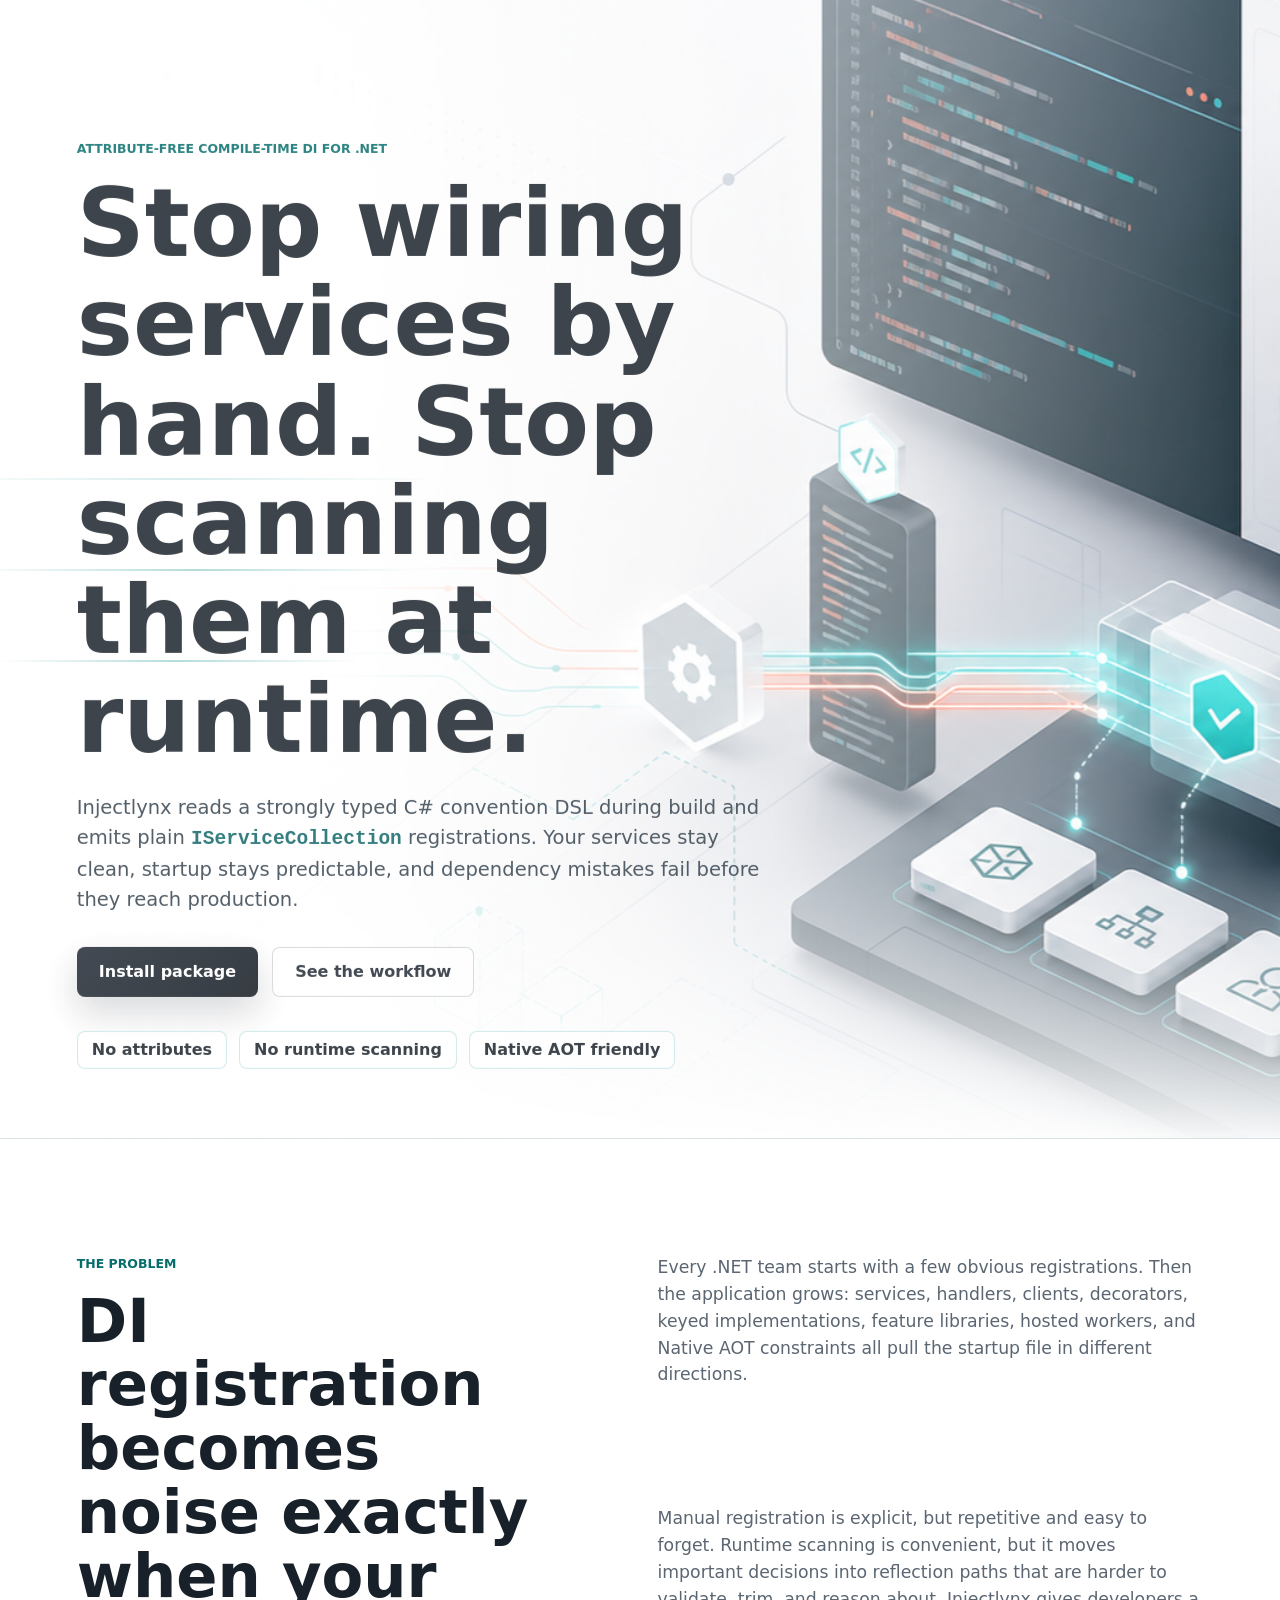
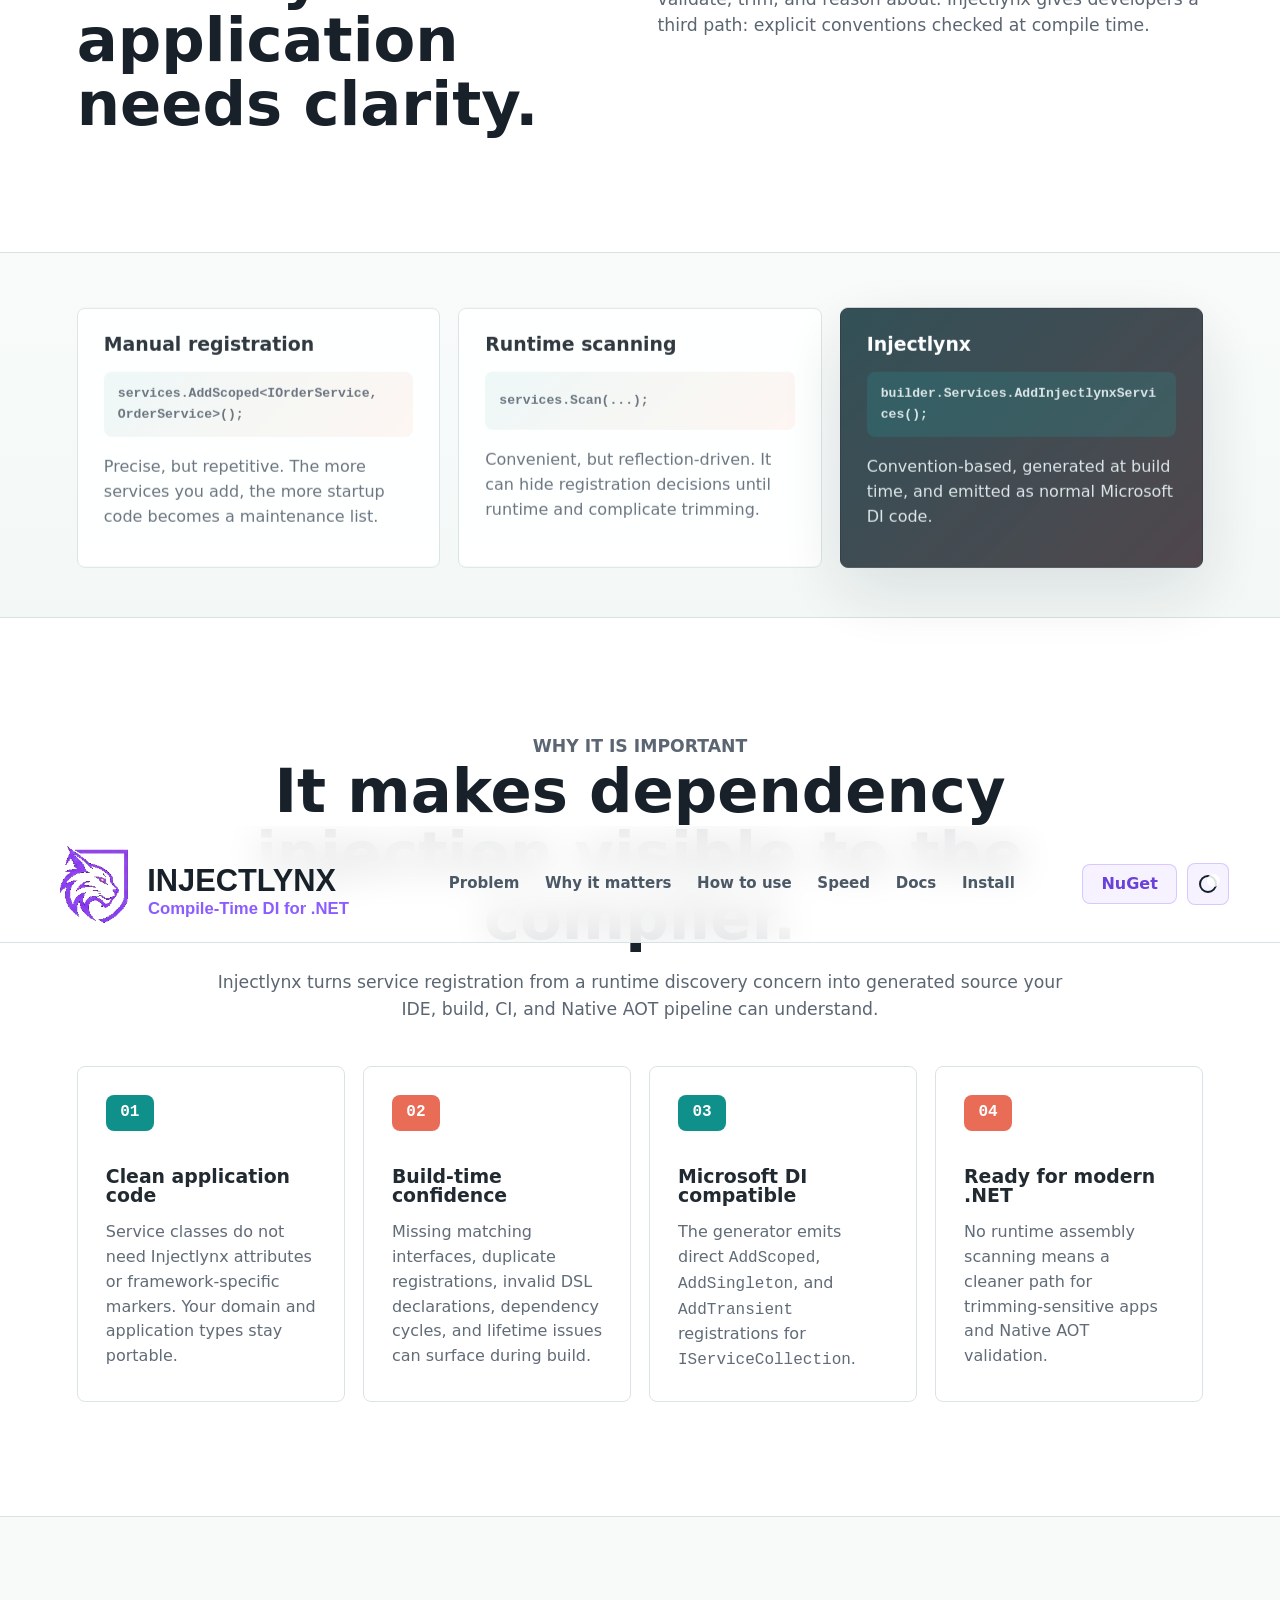
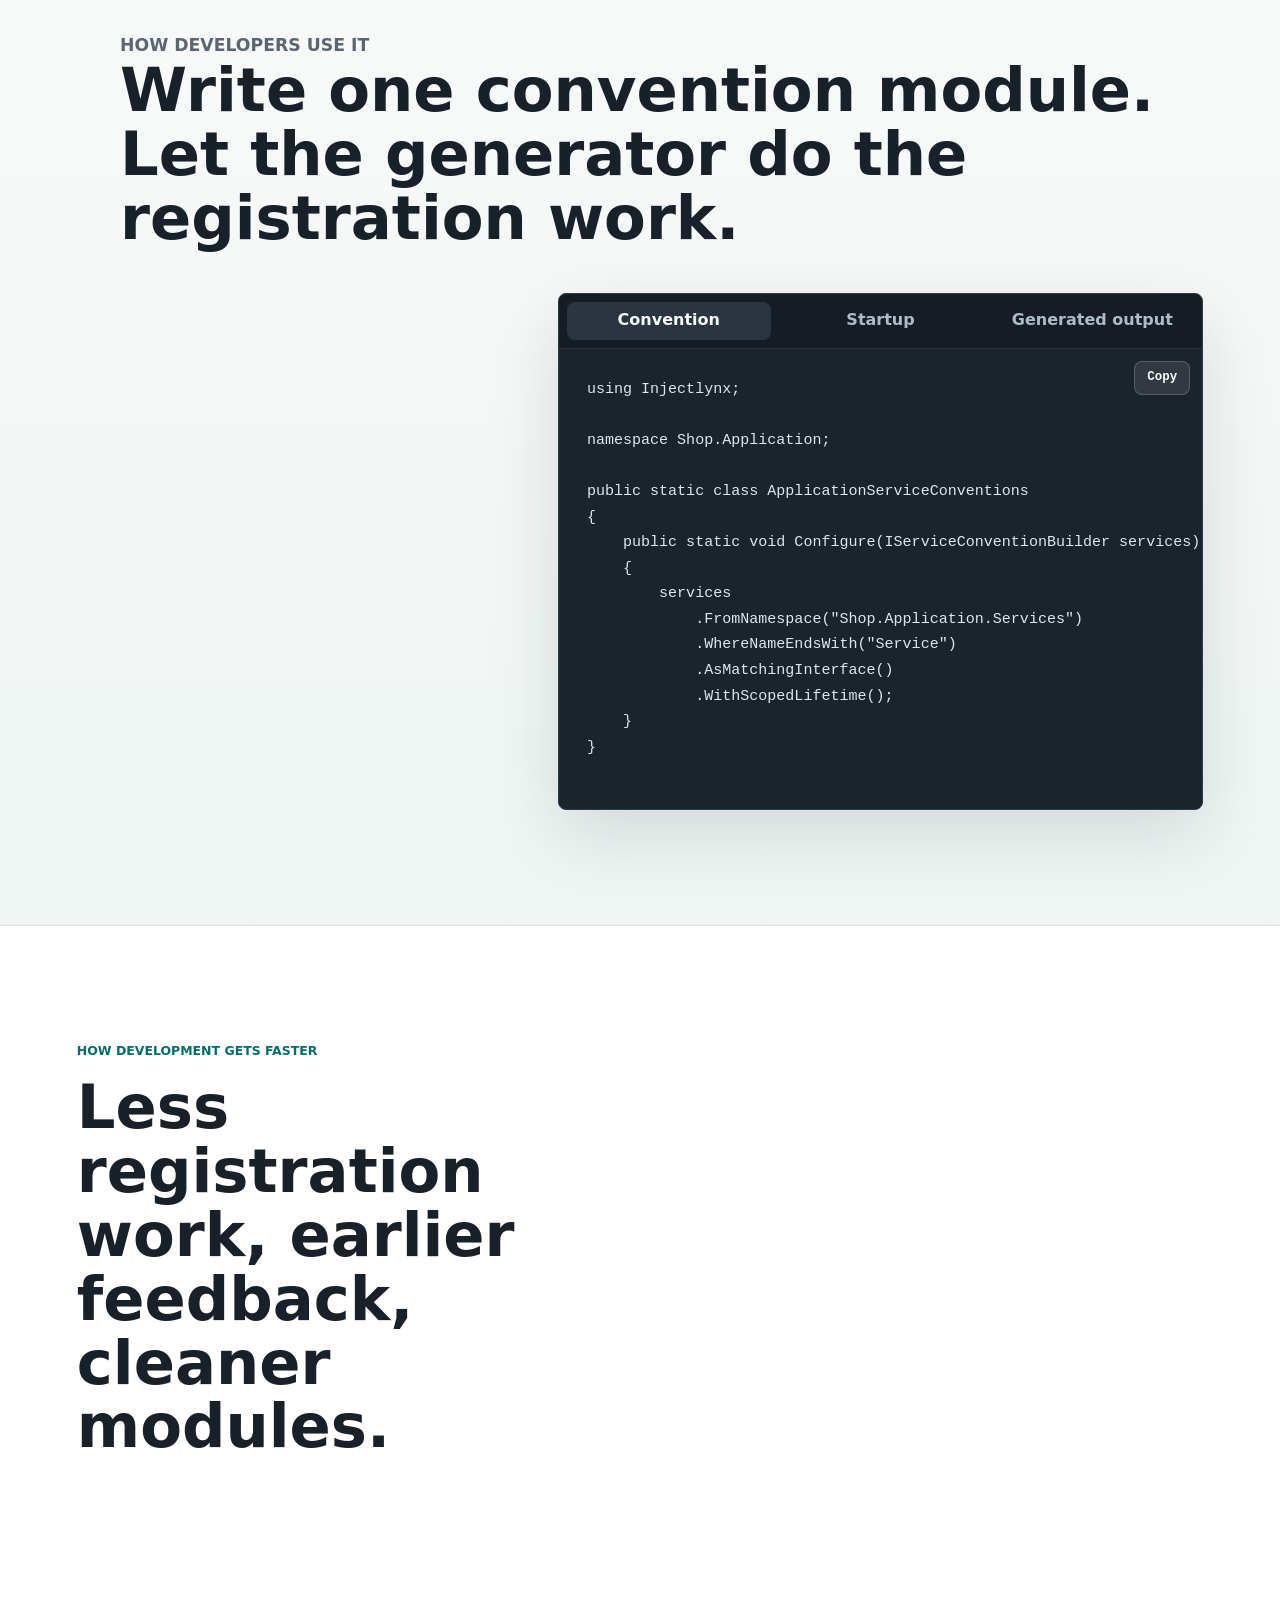
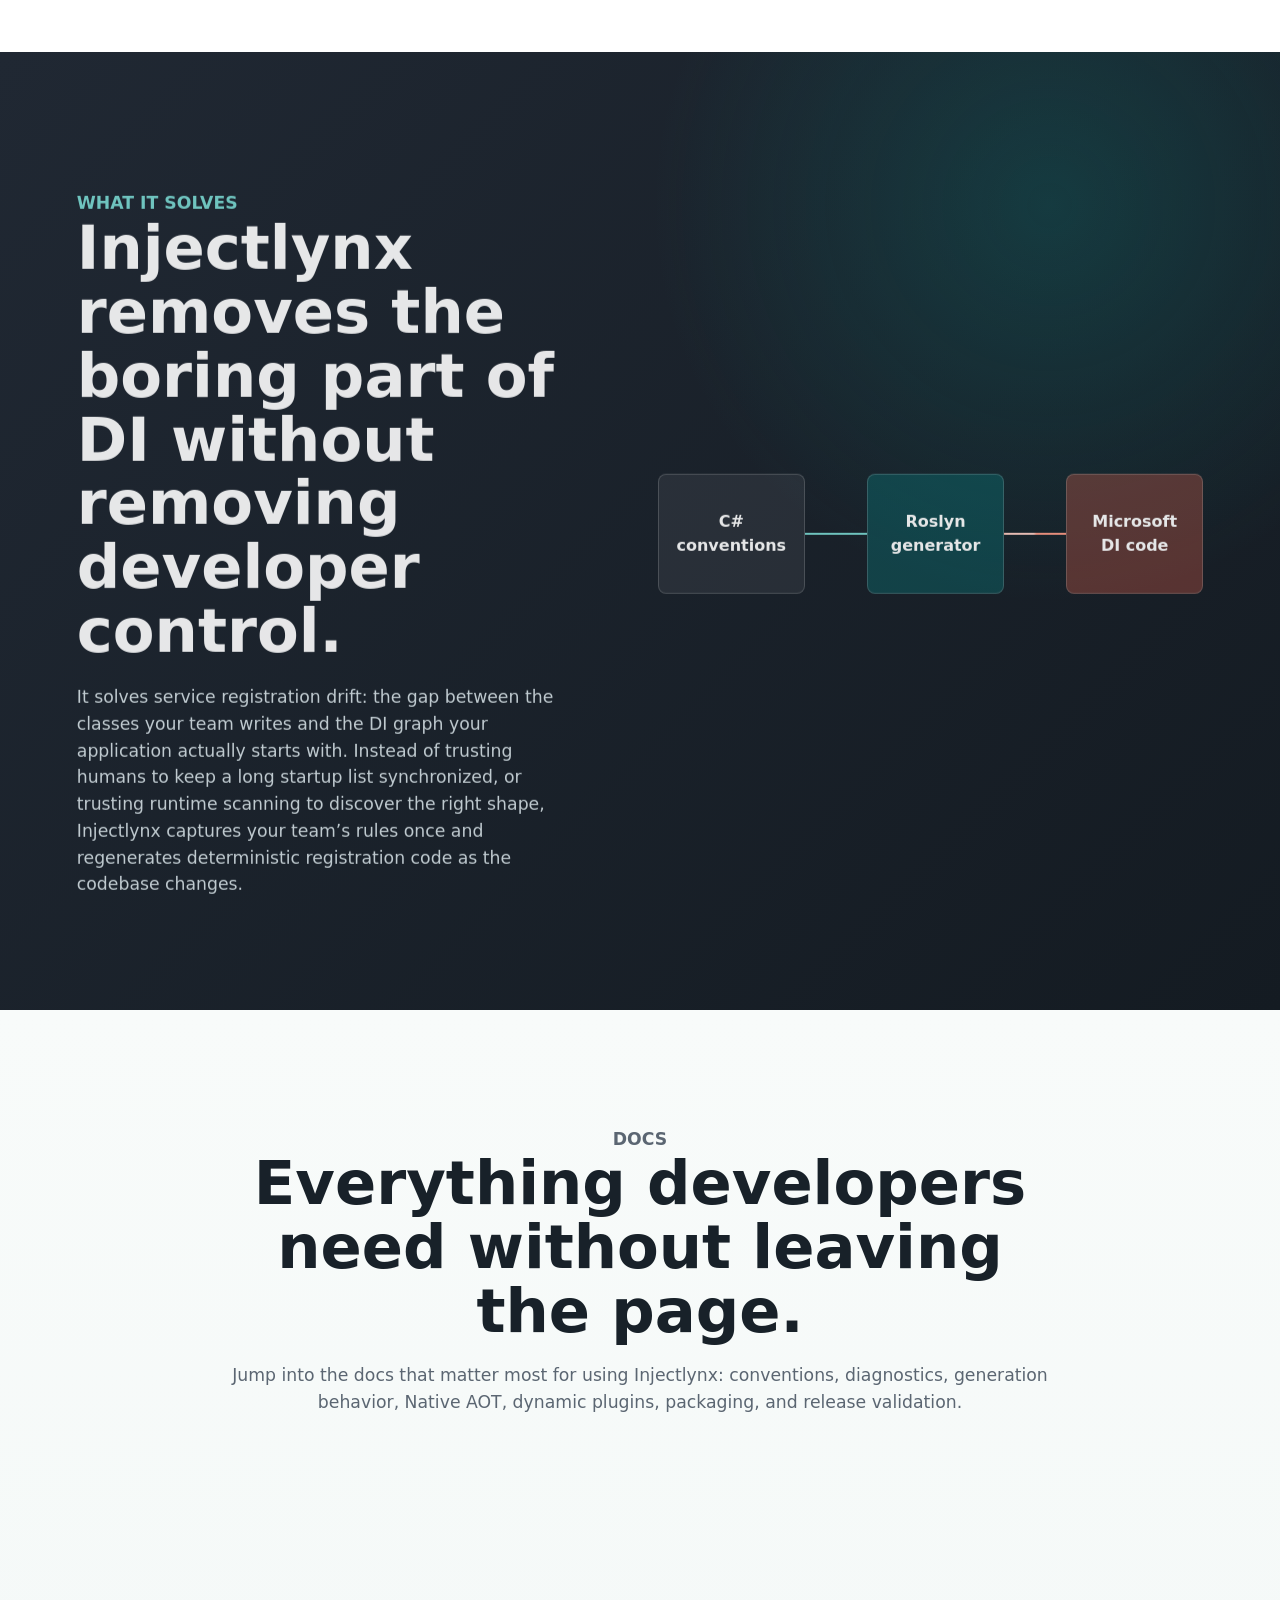
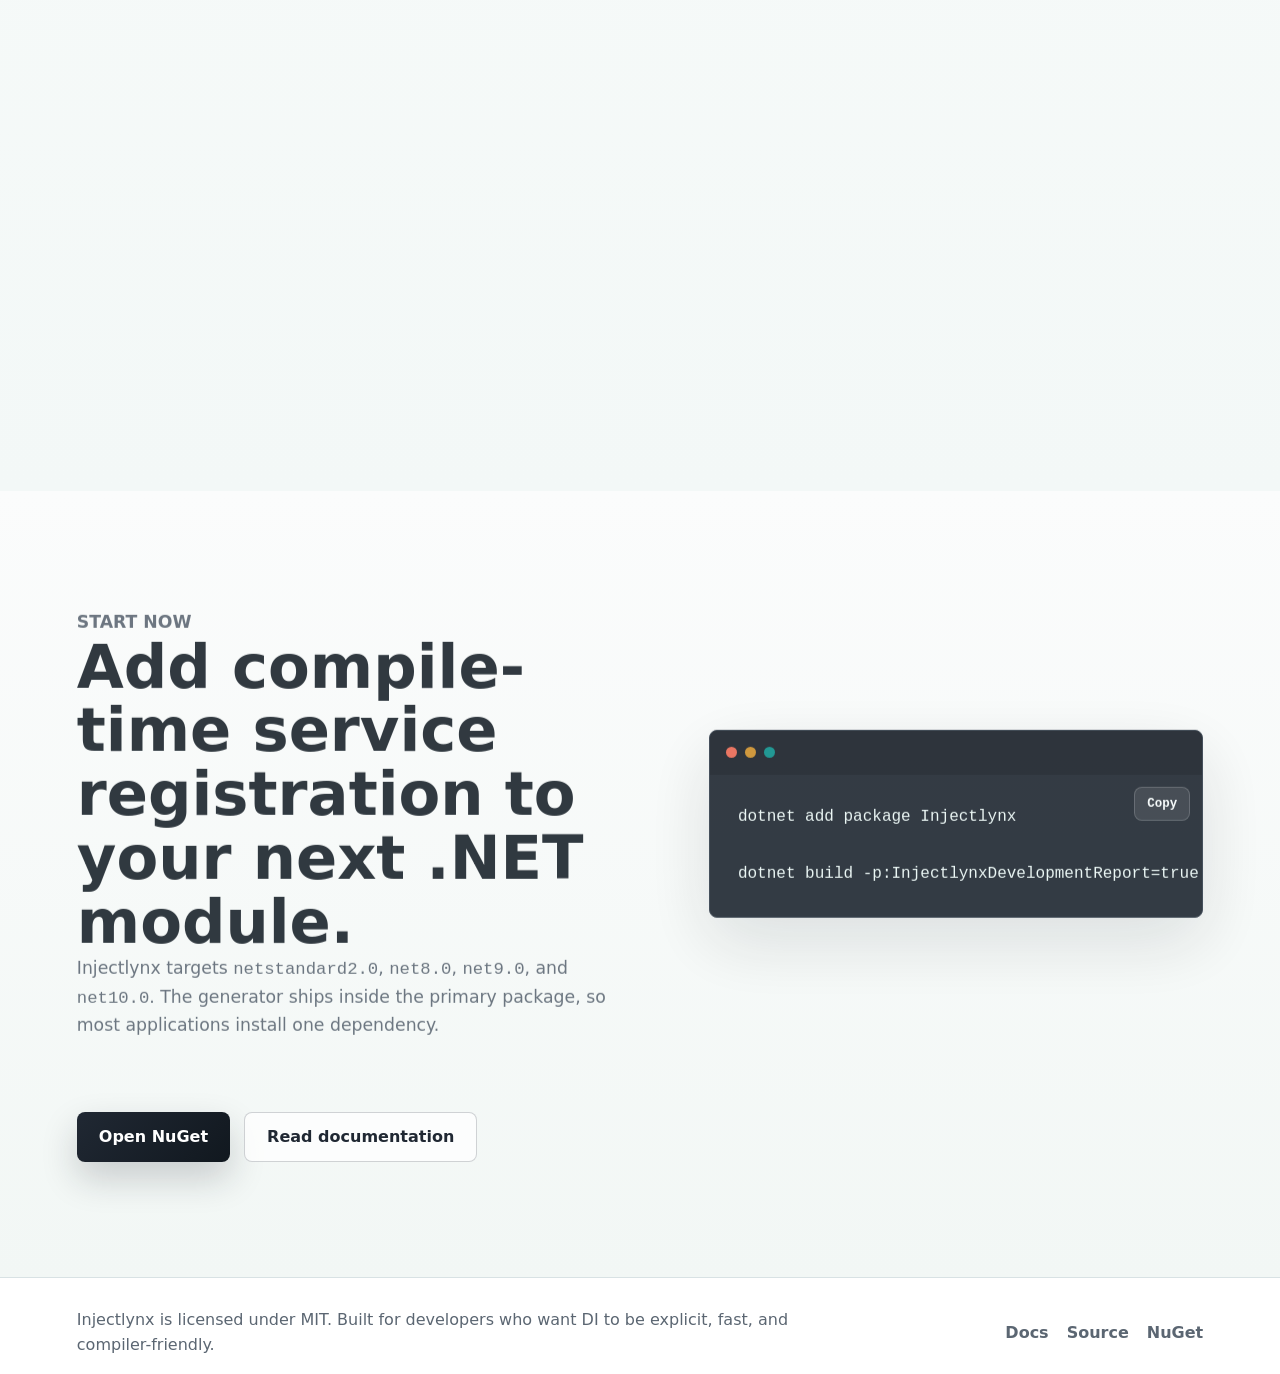
<file: website/docs.html>
<!doctype html>
<html lang="en">
  <head>
    <meta charset="utf-8">
    <meta name="viewport" content="width=device-width, initial-scale=1">
    <meta name="robots" content="noindex, follow">
    <link rel="canonical" href="https://injectlynx.inilesh.dev/#docs">
    <meta http-equiv="refresh" content="0; url=index.html#docs">
    <title>Injectlynx Docs</title>
  </head>
  <body>
    <p><a href="index.html#docs">Open Injectlynx docs</a></p>
  </body>
</html>
</file>
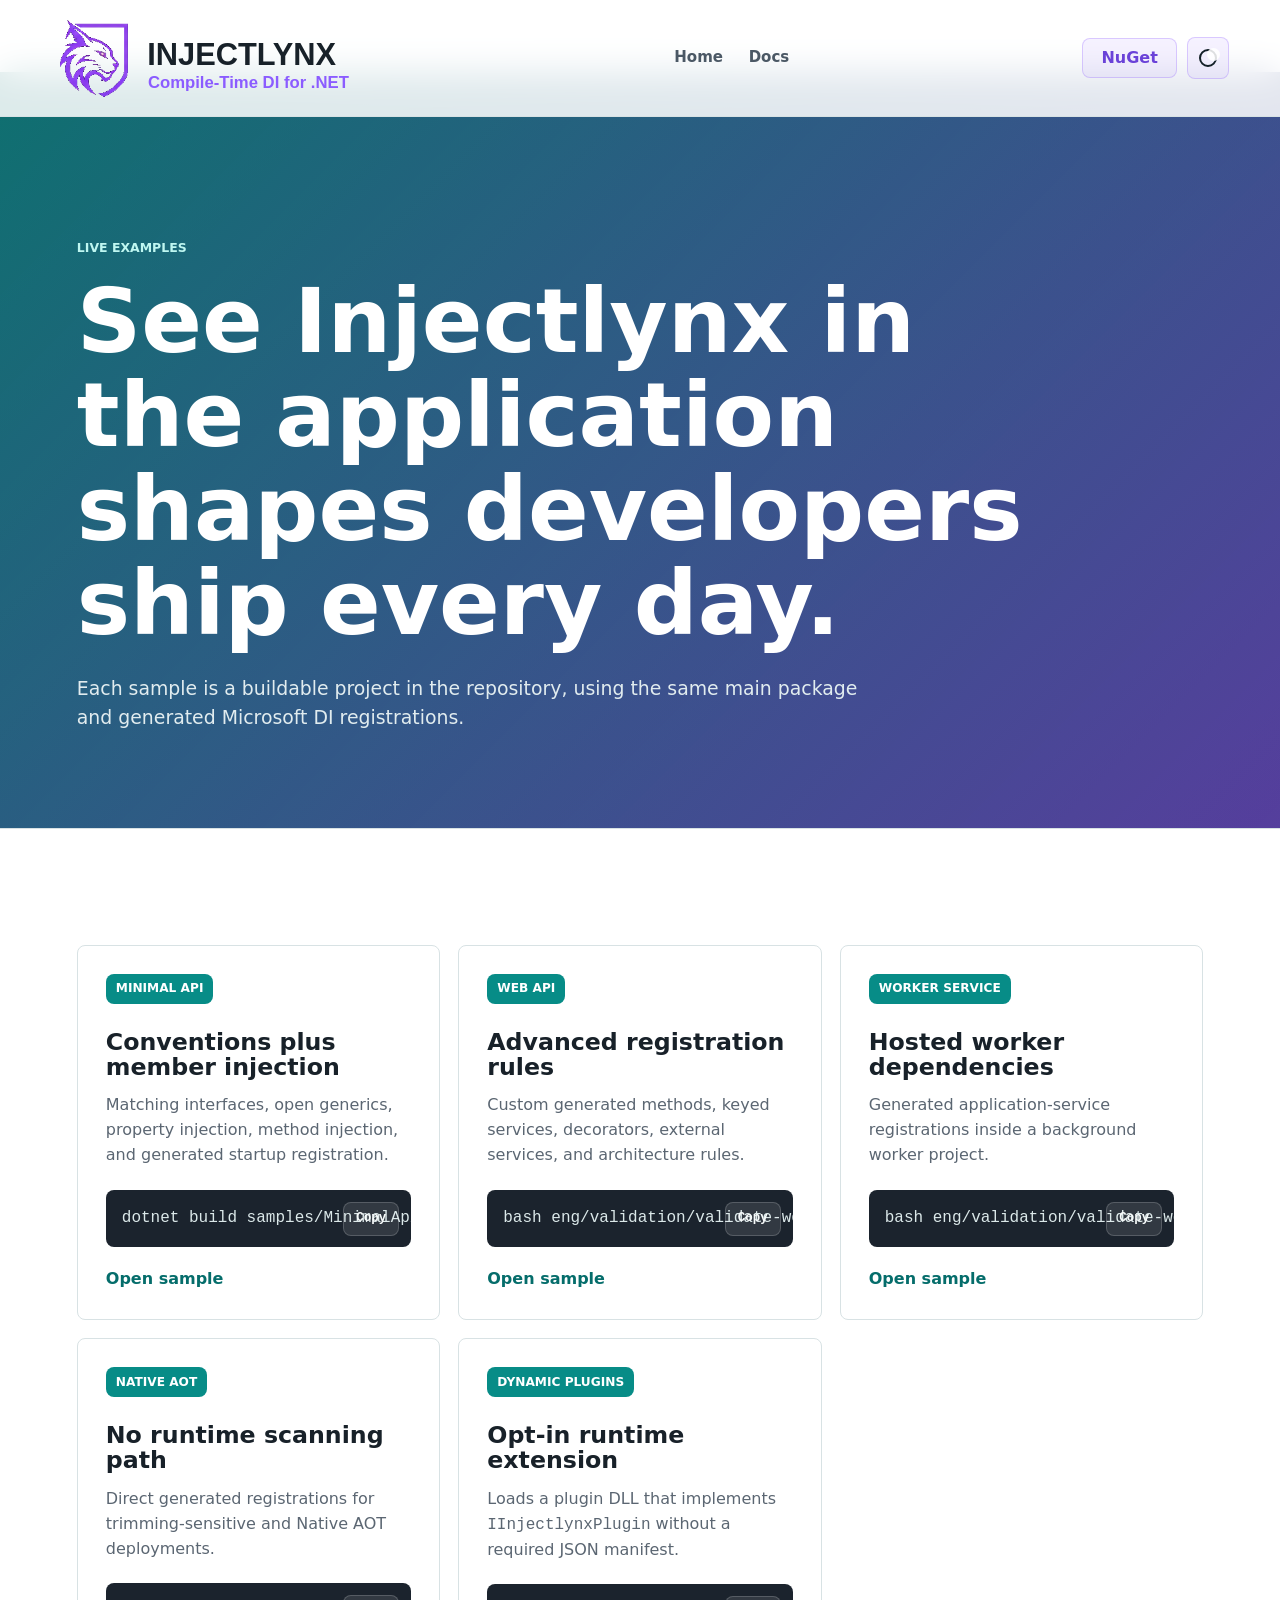
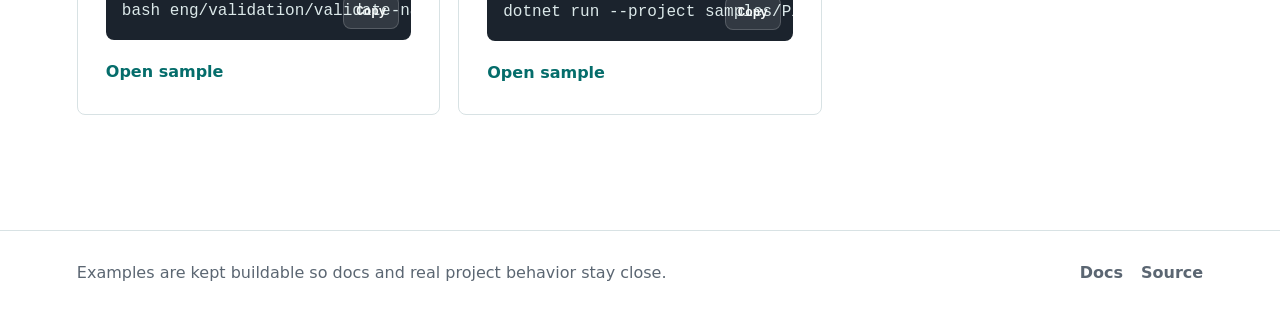
<file: website/examples.html>
<!doctype html>
<html lang="en">
  <head>
    <meta charset="utf-8">
    <meta name="viewport" content="width=device-width, initial-scale=1">
    <meta name="description" content="Live Injectlynx examples for Minimal API, Web API, Worker Service, Native AOT, and dynamic plugin loading in .NET.">
    <meta name="keywords" content="Injectlynx examples, Minimal API dependency injection, Web API dependency injection, Worker Service DI, Native AOT DI, dynamic plugin loading .NET">
    <meta name="robots" content="index, follow, max-image-preview:large">
    <meta name="theme-color" content="#8B5CFF">
    <link rel="canonical" href="https://injectlynx.inilesh.dev/examples.html">
    <meta property="og:title" content="Injectlynx Examples">
    <meta property="og:description" content="Minimal API, Web API, Worker Service, Native AOT, and plugin examples for Injectlynx.">
    <meta property="og:url" content="https://injectlynx.inilesh.dev/examples.html">
    <meta property="og:image" content="https://injectlynx.inilesh.dev/assets/injectlynx-hero.png">
    <title>Injectlynx Examples | Minimal API, Web API, Worker Service, Native AOT</title>
    <link rel="icon" type="image/svg+xml" href="assets/injectlynx-mark.svg">
    <script>(() => { let t = null; try { t = localStorage.getItem("injectlynx-theme"); } catch { t = null; } document.documentElement.dataset.theme = t || (window.matchMedia("(prefers-color-scheme: dark)").matches ? "dark" : "light"); })();</script>
    <link rel="stylesheet" href="styles.css">
  </head>
  <body>
    <header class="site-header">
      <a class="brand" href="index.html" aria-label="Injectlynx home"><img src="assets/injectlynx-logo.svg" alt="Injectlynx" width="514" height="137"></a>
      <nav class="nav" aria-label="Primary navigation"><a href="index.html">Home</a><a href="index.html#docs">Docs</a></nav>
      <div class="header-actions"><a class="nav-cta" href="https://www.nuget.org/packages/Injectlynx">NuGet</a><button class="theme-toggle" type="button" aria-label="Switch to dark mode" aria-pressed="false"><span class="theme-icon" aria-hidden="true"></span></button><button class="menu-toggle" type="button" aria-label="Open menu" aria-expanded="false" aria-controls="mobile-menu"><span></span><span></span><span></span></button></div>
      <div class="mobile-menu" id="mobile-menu"><a href="index.html">Home</a><a href="index.html#docs">Docs</a><a href="community.html">Community</a></div>
    </header>
    <main class="page-main">
      <section class="page-hero"><p class="eyebrow">Live examples</p><h1>See Injectlynx in the application shapes developers ship every day.</h1><p>Each sample is a buildable project in the repository, using the same main package and generated Microsoft DI registrations.</p></section>
      <section class="band page-band">
        <div class="example-grid">
          <article class="example-card"><span>Minimal API</span><h2>Conventions plus member injection</h2><p>Matching interfaces, open generics, property injection, method injection, and generated startup registration.</p><pre><code>dotnet build samples/MinimalApi/MinimalApi.csproj -f net10.0</code></pre><a href="https://github.com/it-nilesh/Injectlynx/tree/main/samples/MinimalApi">Open sample</a></article>
          <article class="example-card"><span>Web API</span><h2>Advanced registration rules</h2><p>Custom generated methods, keyed services, decorators, external services, and architecture rules.</p><pre><code>bash eng/validation/validate-webapi-sample.sh</code></pre><a href="https://github.com/it-nilesh/Injectlynx/tree/main/samples/WebApi">Open sample</a></article>
          <article class="example-card"><span>Worker Service</span><h2>Hosted worker dependencies</h2><p>Generated application-service registrations inside a background worker project.</p><pre><code>bash eng/validation/validate-worker-service-sample.sh</code></pre><a href="https://github.com/it-nilesh/Injectlynx/tree/main/samples/WorkerService">Open sample</a></article>
          <article class="example-card"><span>Native AOT</span><h2>No runtime scanning path</h2><p>Direct generated registrations for trimming-sensitive and Native AOT deployments.</p><pre><code>bash eng/validation/validate-native-aot.sh linux-x64 net10.0</code></pre><a href="https://github.com/it-nilesh/Injectlynx/tree/main/samples/NativeAot">Open sample</a></article>
          <article class="example-card"><span>Dynamic plugins</span><h2>Opt-in runtime extension</h2><p>Loads a plugin DLL that implements <code>IInjectlynxPlugin</code> without a required JSON manifest.</p><pre><code>dotnet run --project samples/PluginHost/PluginHost.csproj -f net10.0 -- samples/PluginSample/bin/Debug/net10.0</code></pre><a href="https://github.com/it-nilesh/Injectlynx/tree/main/samples/PluginHost">Open sample</a></article>
        </div>
      </section>
    </main>
    <footer class="footer"><p>Examples are kept buildable so docs and real project behavior stay close.</p><div><a href="index.html#docs">Docs</a><a href="https://github.com/it-nilesh/Injectlynx">Source</a></div></footer>
    <script src="script.js"></script>
  </body>
</html>
</file>
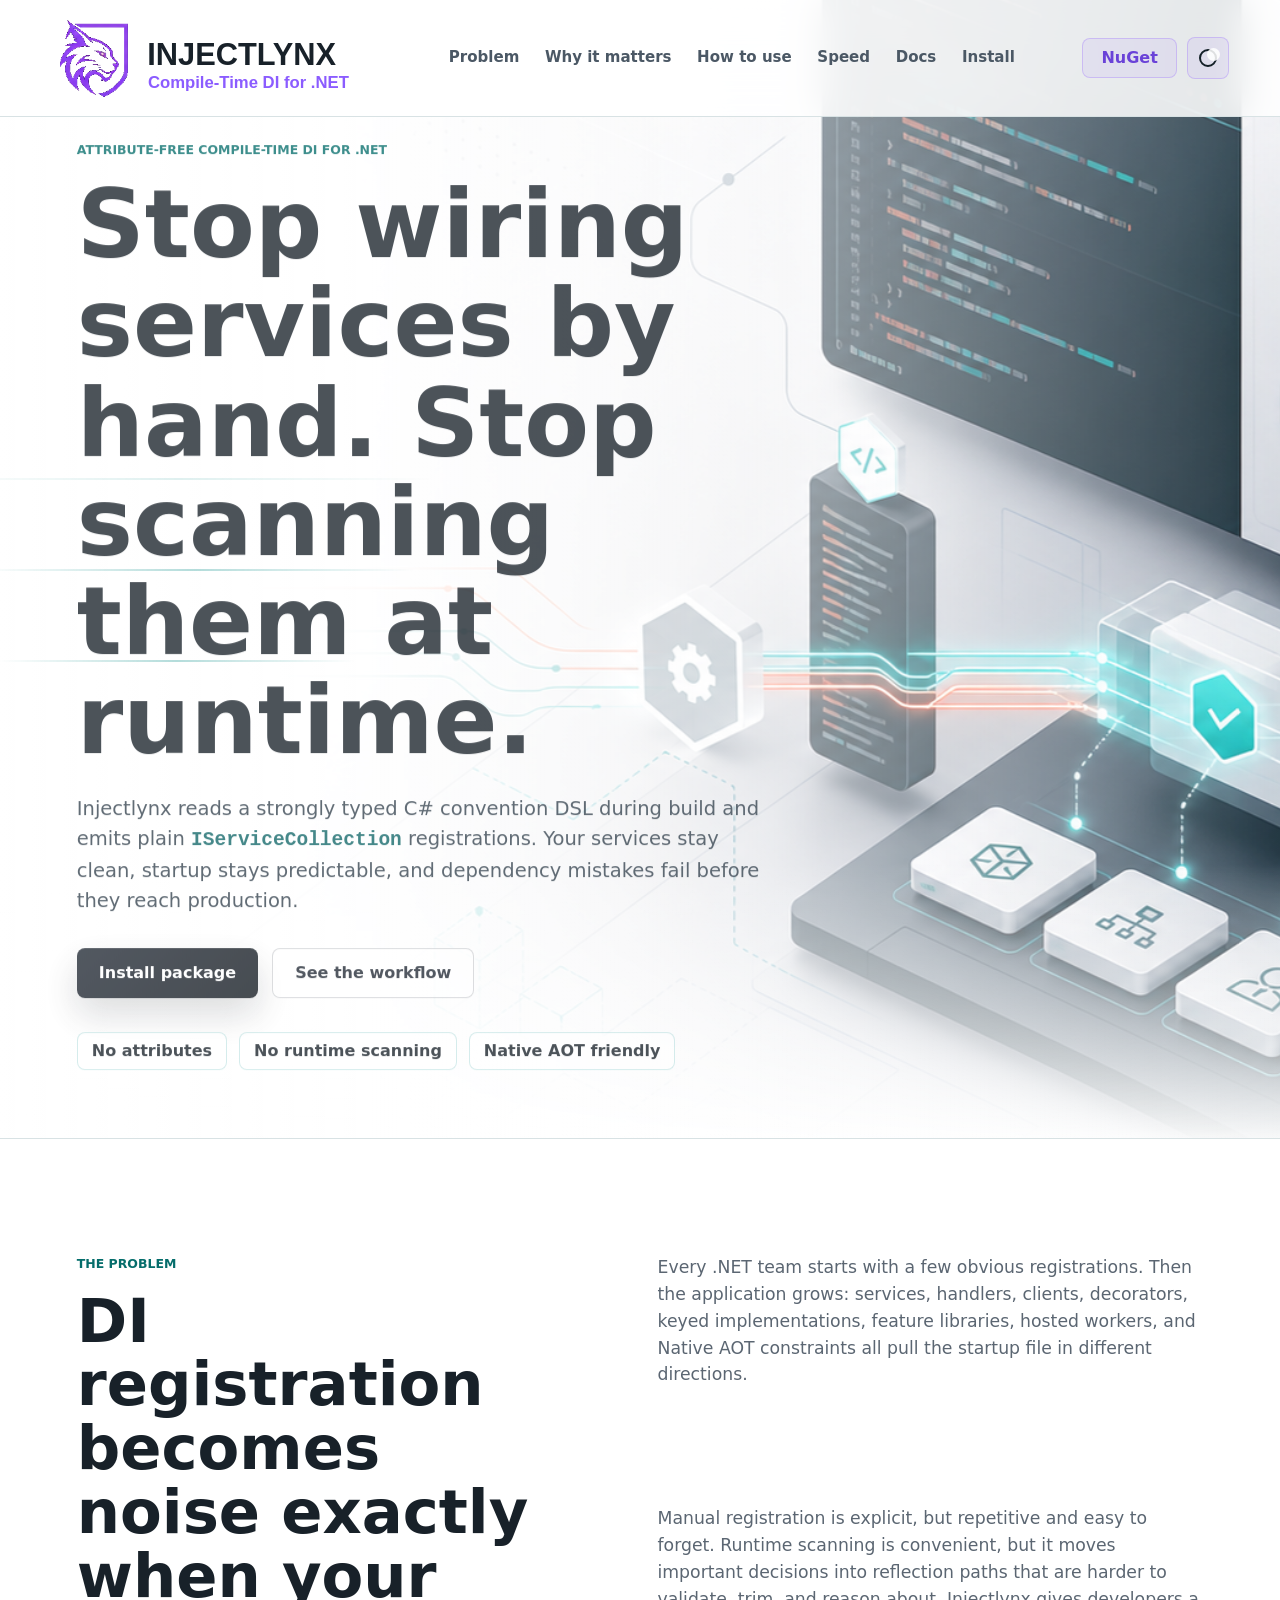
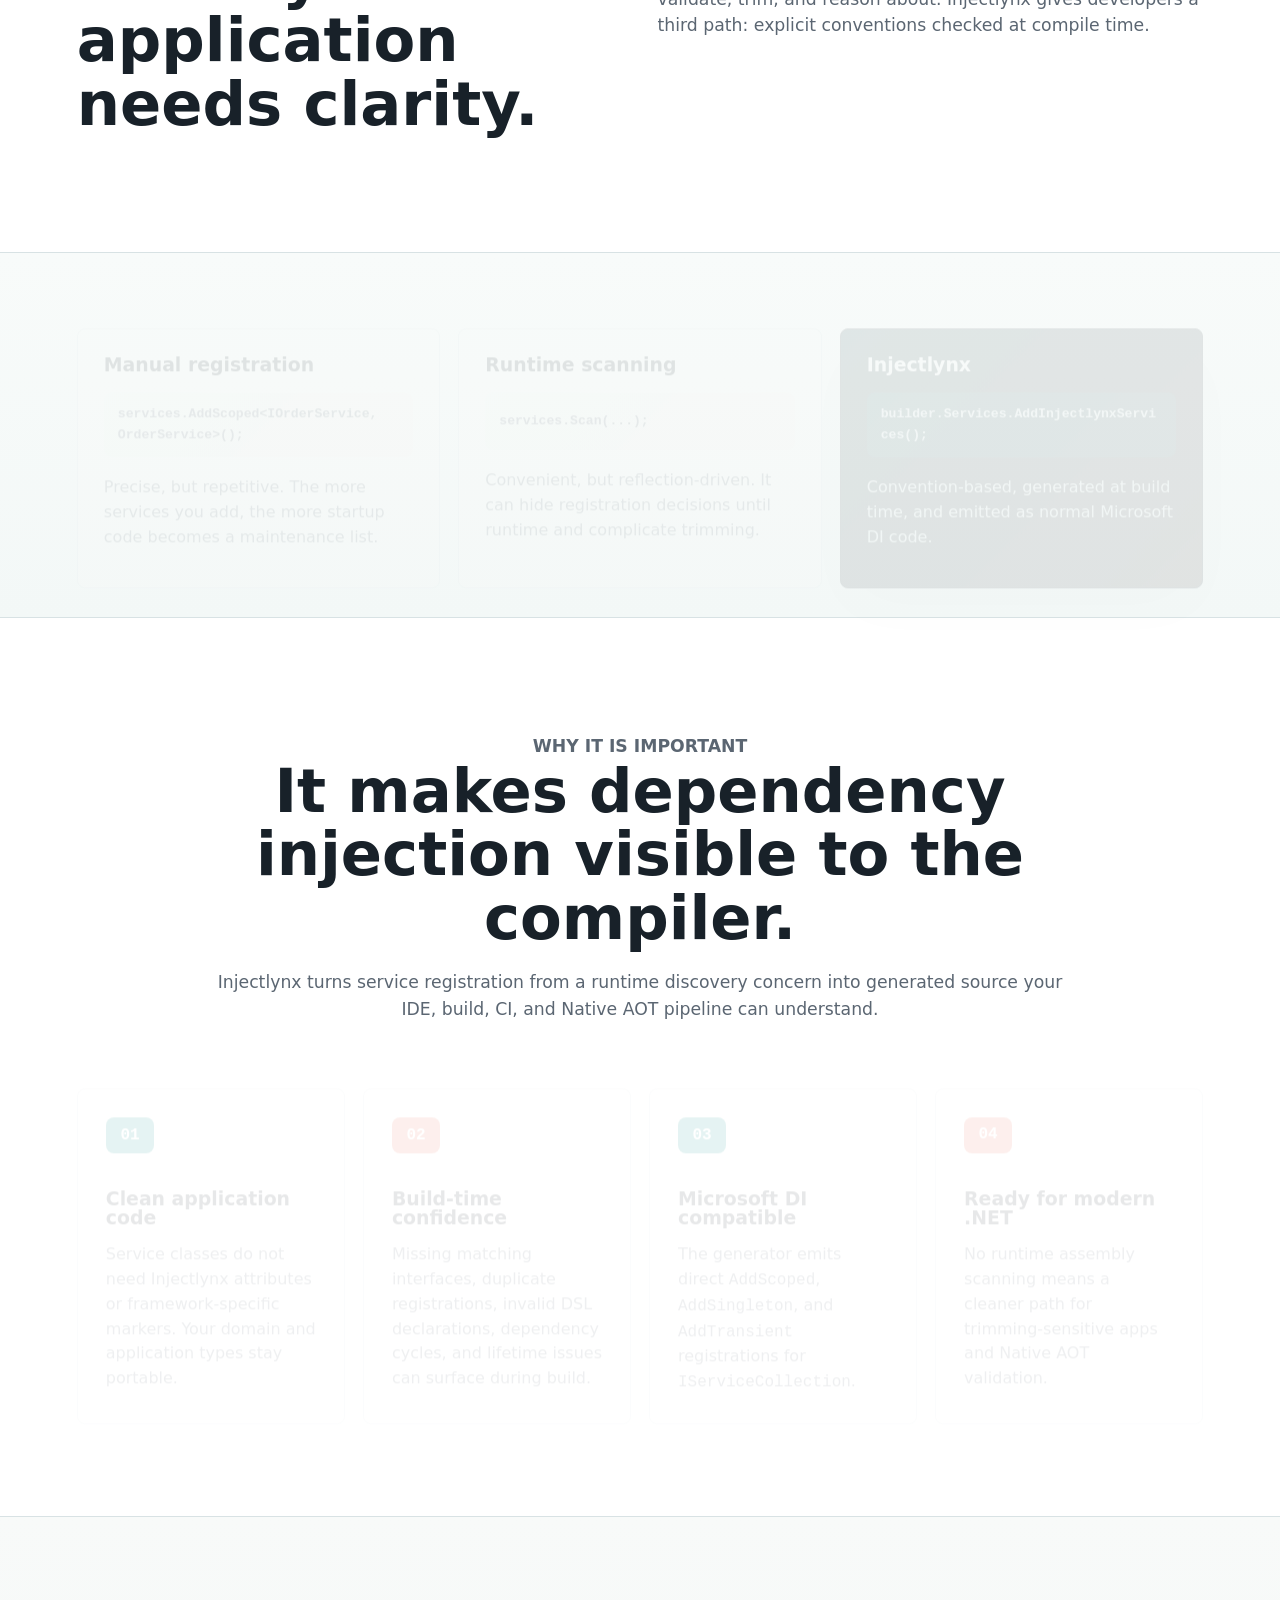
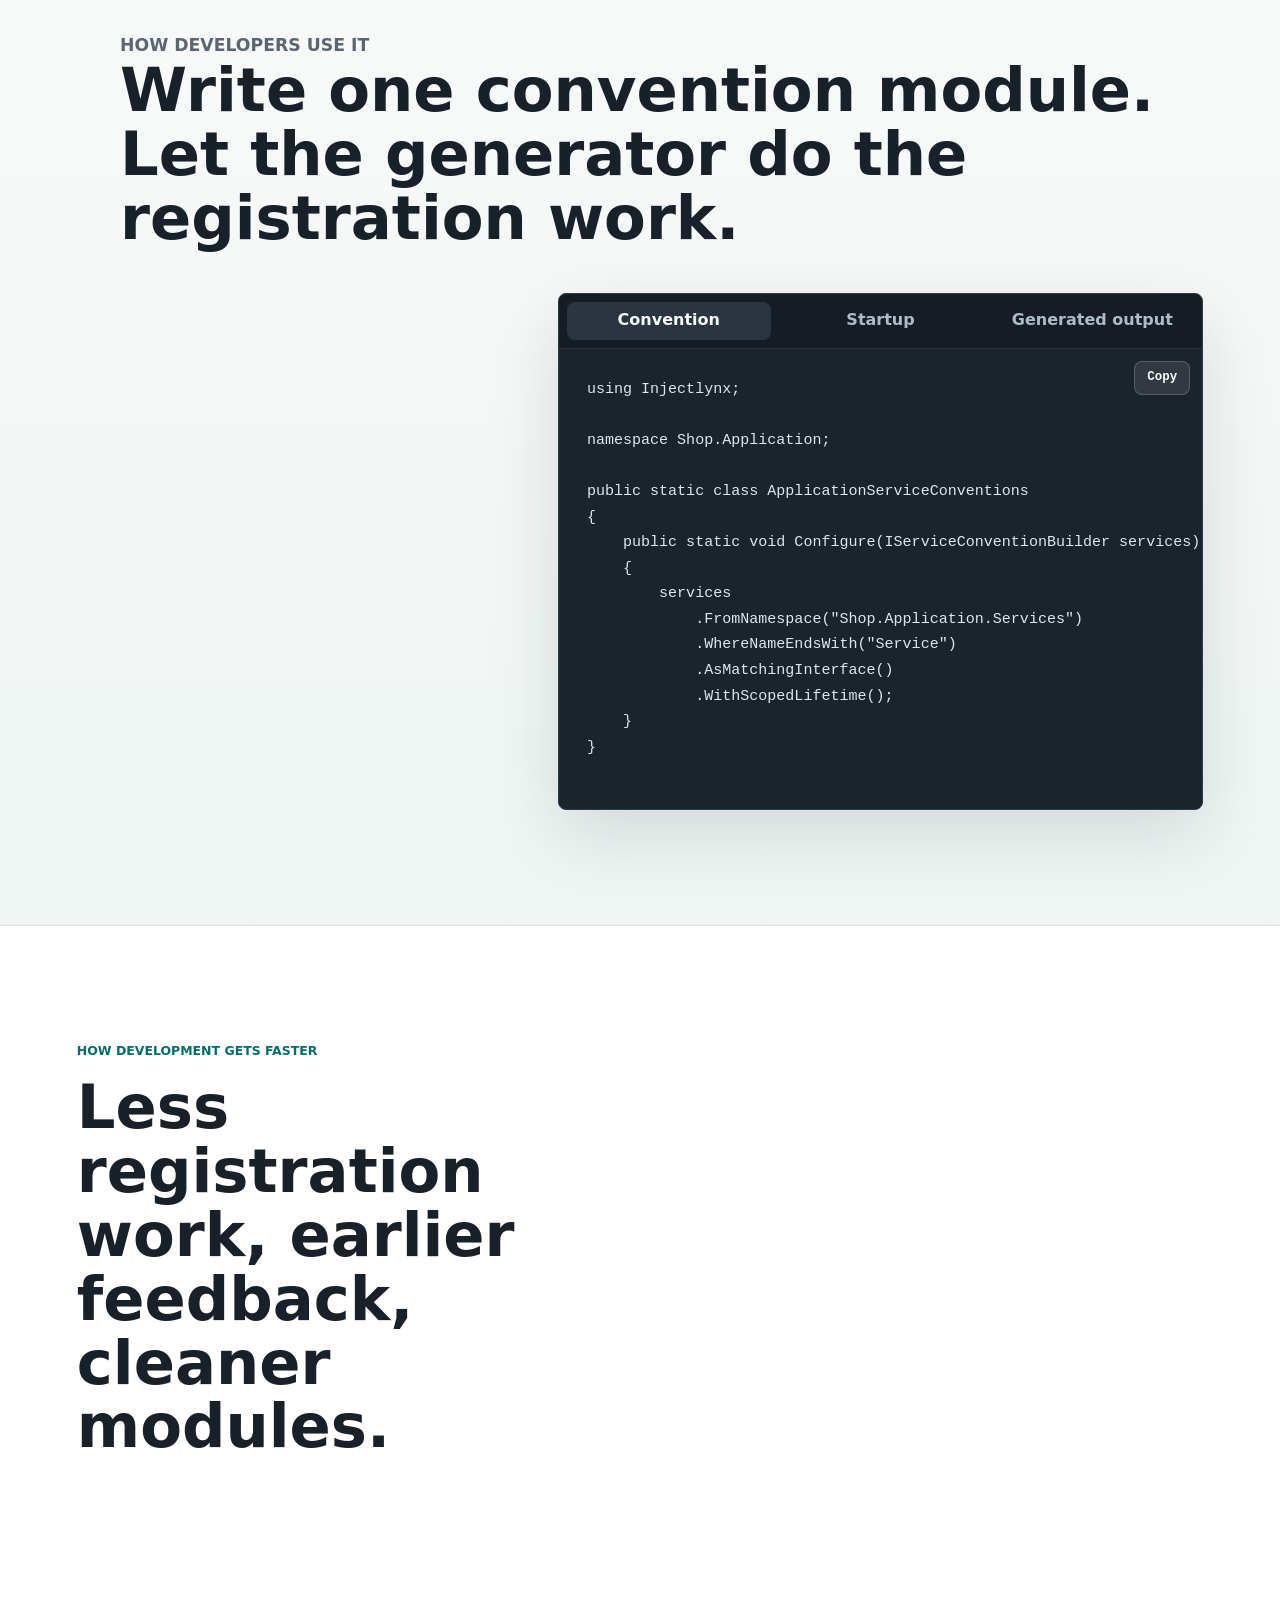
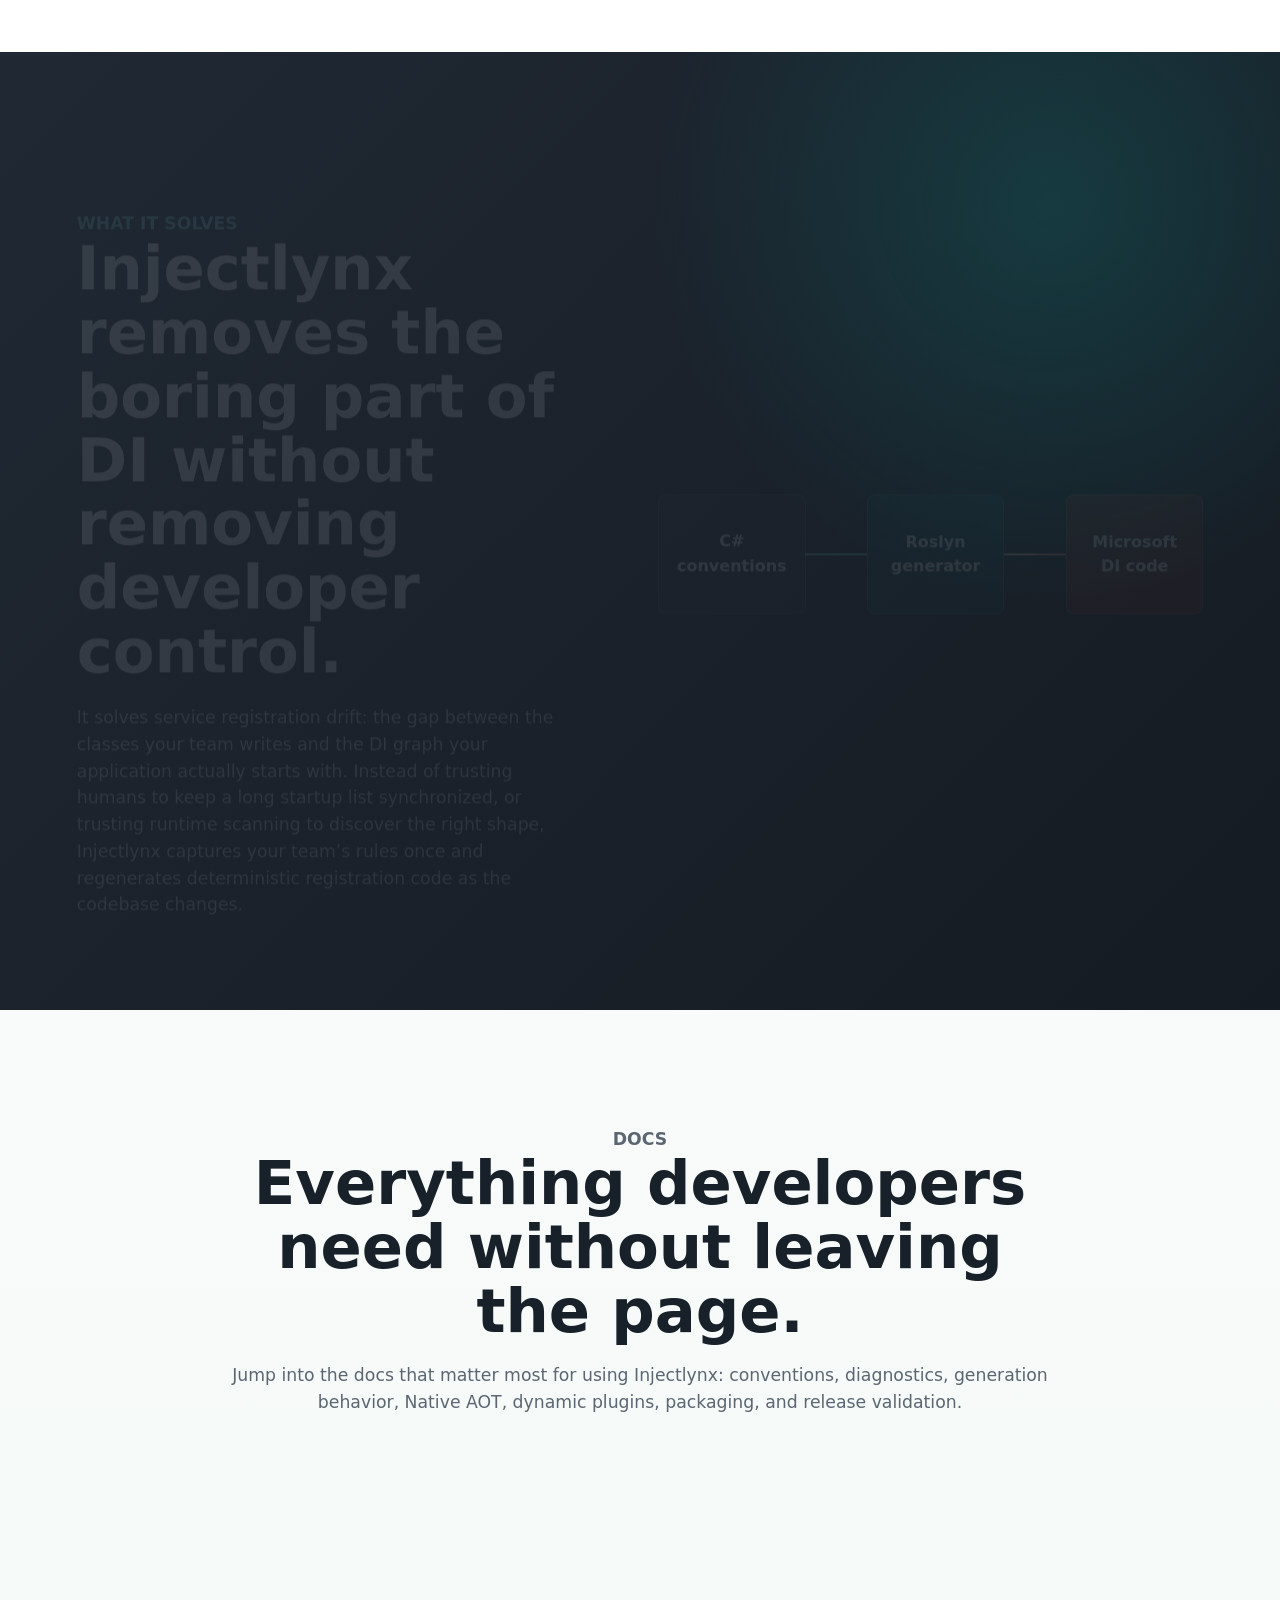
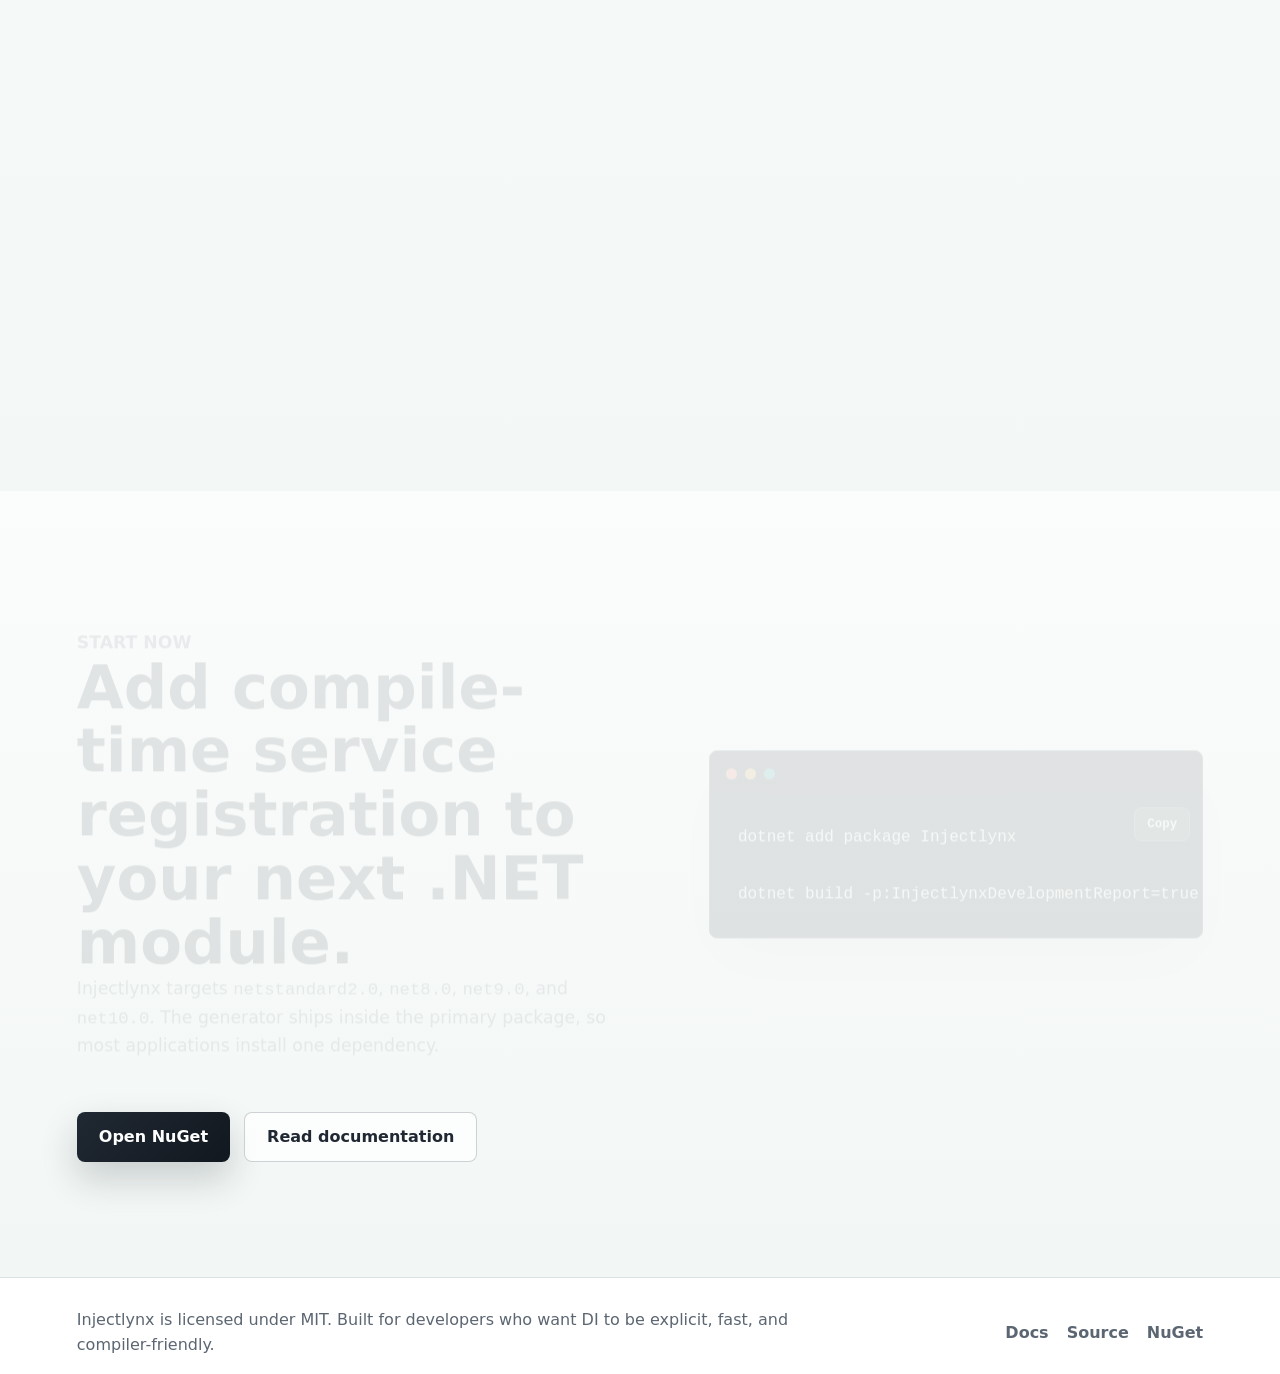
<file: website/release.html>
<!doctype html>
<html lang="en">
  <head>
    <meta charset="utf-8">
    <meta name="viewport" content="width=device-width, initial-scale=1">
    <meta name="robots" content="noindex, follow">
    <link rel="canonical" href="https://injectlynx.inilesh.dev/">
    <meta http-equiv="refresh" content="0; url=index.html">
    <title>Injectlynx</title>
  </head>
  <body>
    <p><a href="index.html">Open Injectlynx</a></p>
  </body>
</html>
</file>
<file: website/styles.css>
:root {
  color-scheme: light dark;
  --ink: #182129;
  --muted: #5b6672;
  --line: #d8e2e4;
  --paper: #ffffff;
  --soft: #f3f8f7;
  --mist: #edf2f0;
  --teal: #078c87;
  --teal-dark: #056d6b;
  --coral: #e86650;
  --coral-soft: #fff0eb;
  --graphite: #202833;
  --graphite-2: #2d3845;
  --amber: #c98c27;
  --violet: #8b5cff;
  --focus: #1c9e98;
  --shadow: 0 24px 70px rgba(23, 32, 42, 0.13);
  --shadow-hover: 0 34px 90px rgba(23, 32, 42, 0.18);
  --header-bg: rgba(255, 255, 255, 0.86);
  --header-color: #132027;
  --nav-color: #4b5865;
  --hero-text: #33414d;
  --hero-overlay: linear-gradient(90deg, rgba(255, 255, 255, 0.99) 0%, rgba(255, 255, 255, 0.94) 29%, rgba(255, 255, 255, 0.58) 57%, rgba(255, 255, 255, 0.08) 100%),
    linear-gradient(0deg, rgba(255, 255, 255, 0.96) 0%, rgba(255, 255, 255, 0) 24%);
  --soft-band: linear-gradient(180deg, #f8fbfa 0%, #f3f8f7 100%);
  --workflow-band: linear-gradient(180deg, #f8faf9 0%, #eef5f3 100%);
  --install-band: linear-gradient(180deg, #fbfcfc 0%, #f2f7f5 100%);
  --card-bg: #ffffff;
  --secondary-button-bg: rgba(255, 255, 255, 0.72);
  --metric-bg: rgba(255, 255, 255, 0.7);
  --code-line-bg: linear-gradient(135deg, #eef8f7, #fff5f1);
}

[data-theme="dark"] {
  color-scheme: dark;
  --ink: #edf3f4;
  --muted: #b8c4ca;
  --line: #2d3a44;
  --paper: #10171f;
  --soft: #151f28;
  --mist: #1b2630;
  --teal: #32c9bf;
  --teal-dark: #73eee5;
  --coral: #ff8a72;
  --coral-soft: #331d1a;
  --graphite: #edf3f4;
  --graphite-2: #cfd9de;
  --amber: #e9ad43;
  --focus: #8b5cff;
  --shadow: 0 24px 70px rgba(0, 0, 0, 0.32);
  --shadow-hover: 0 34px 90px rgba(0, 0, 0, 0.45);
  --header-bg: rgba(15, 22, 30, 0.9);
  --header-color: #edf3f4;
  --nav-color: #c7d1d8;
  --hero-text: #d3dee3;
  --hero-overlay: linear-gradient(90deg, rgba(16, 23, 31, 0.98) 0%, rgba(16, 23, 31, 0.9) 34%, rgba(16, 23, 31, 0.62) 64%, rgba(16, 23, 31, 0.24) 100%),
    linear-gradient(0deg, rgba(16, 23, 31, 0.98) 0%, rgba(16, 23, 31, 0) 24%);
  --soft-band: linear-gradient(180deg, #131c25 0%, #17222b 100%);
  --workflow-band: linear-gradient(180deg, #121b24 0%, #18242d 100%);
  --install-band: linear-gradient(180deg, #101820 0%, #16212a 100%);
  --card-bg: #141f28;
  --secondary-button-bg: rgba(20, 31, 40, 0.82);
  --metric-bg: rgba(20, 31, 40, 0.72);
  --code-line-bg: linear-gradient(135deg, rgba(50, 201, 191, 0.13), rgba(255, 138, 114, 0.12));
}

* {
  box-sizing: border-box;
}

html {
  scroll-behavior: smooth;
}

body {
  margin: 0;
  color: var(--ink);
  background: var(--paper);
  font-family: system-ui, -apple-system, BlinkMacSystemFont, "Segoe UI", sans-serif;
  line-height: 1.55;
  text-rendering: optimizeLegibility;
}

a {
  color: inherit;
  text-decoration: none;
}

a:focus-visible,
button:focus-visible {
  outline: 3px solid rgba(139, 92, 255, 0.42);
  outline-offset: 4px;
}

code,
pre {
  font-family: "SFMono-Regular", Consolas, monospace;
}

pre.copyable {
  position: relative;
}

.copy-button {
  position: absolute;
  top: 12px;
  right: 12px;
  min-height: 34px;
  padding: 0 12px;
  border: 1px solid rgba(255, 255, 255, 0.18);
  border-radius: 8px;
  color: #f7fbfb;
  background: rgba(255, 255, 255, 0.1);
  font: inherit;
  font-size: 0.78rem;
  font-weight: 800;
  cursor: pointer;
}

.copy-button:hover {
  background: rgba(255, 255, 255, 0.18);
}

.site-header {
  position: fixed;
  z-index: 20;
  top: 0;
  left: 0;
  right: 0;
  display: flex;
  align-items: center;
  justify-content: space-between;
  gap: 24px;
  min-height: 72px;
  padding: 14px clamp(18px, 4vw, 56px);
  color: var(--header-color);
  background: var(--header-bg);
  border-bottom: 1px solid var(--line);
  backdrop-filter: blur(18px);
}

.brand {
  display: inline-flex;
  align-items: center;
  width: clamp(214px, 27vw, 330px);
  min-width: 214px;
  border-radius: 8px;
  background: transparent;
  transition: transform 180ms ease, box-shadow 180ms ease;
}

.brand:hover {
  transform: translateY(-1px);
  box-shadow: none;
}

.brand img {
  display: block;
  width: 100%;
  height: auto;
  border-radius: 8px;
}

.nav {
  display: flex;
  align-items: center;
  justify-content: center;
  gap: clamp(14px, 2vw, 28px);
  color: var(--nav-color);
  font-size: 0.94rem;
  font-weight: 650;
}

.nav a:hover,
.footer a:hover {
  color: var(--teal-dark);
}

.nav-cta {
  display: inline-flex;
  align-items: center;
  justify-content: center;
  min-height: 40px;
  padding: 0 18px;
  border: 1px solid rgba(139, 92, 255, 0.28);
  border-radius: 8px;
  color: #6a42d8;
  font-weight: 750;
  background: rgba(139, 92, 255, 0.08);
  transition: background 180ms ease, border-color 180ms ease, transform 180ms ease;
}

.header-actions {
  display: flex;
  align-items: center;
  gap: 10px;
}

.theme-toggle,
.menu-toggle {
  display: inline-flex;
  align-items: center;
  justify-content: center;
  width: 42px;
  height: 42px;
  border: 1px solid rgba(139, 92, 255, 0.28);
  border-radius: 8px;
  color: var(--header-color);
  background: rgba(139, 92, 255, 0.08);
  cursor: pointer;
  transition: transform 180ms ease, background 180ms ease, border-color 180ms ease;
}

.theme-toggle:hover,
.menu-toggle:hover {
  transform: translateY(-1px);
  border-color: rgba(139, 92, 255, 0.46);
  background: rgba(139, 92, 255, 0.14);
}

.theme-icon {
  position: relative;
  width: 18px;
  height: 18px;
  border: 2px solid currentColor;
  border-radius: 50%;
}

.theme-icon::after {
  content: "";
  position: absolute;
  top: -3px;
  right: -5px;
  width: 13px;
  height: 13px;
  border-radius: 50%;
  background: var(--header-bg);
}

[data-theme="dark"] .theme-icon::after {
  width: 5px;
  height: 5px;
  top: 4px;
  right: 4px;
  background: currentColor;
}

.menu-toggle {
  display: none;
  flex-direction: column;
  gap: 5px;
}

.menu-toggle span {
  width: 18px;
  height: 2px;
  border-radius: 99px;
  background: currentColor;
  transition: transform 180ms ease, opacity 180ms ease;
}

.menu-toggle[aria-expanded="true"] span:nth-child(1) {
  transform: translateY(7px) rotate(45deg);
}

.menu-toggle[aria-expanded="true"] span:nth-child(2) {
  opacity: 0;
}

.menu-toggle[aria-expanded="true"] span:nth-child(3) {
  transform: translateY(-7px) rotate(-45deg);
}

.mobile-menu {
  position: absolute;
  top: calc(100% + 10px);
  left: clamp(18px, 4vw, 56px);
  right: clamp(18px, 4vw, 56px);
  display: none;
  padding: 10px;
  border: 1px solid var(--line);
  border-radius: 8px;
  background: var(--header-bg);
  box-shadow: var(--shadow);
  backdrop-filter: blur(18px);
}

.mobile-menu a {
  display: flex;
  align-items: center;
  min-height: 46px;
  padding: 0 14px;
  border-radius: 8px;
  color: var(--header-color);
  font-weight: 760;
}

.mobile-menu a:hover {
  background: rgba(139, 92, 255, 0.12);
}

.nav-cta:hover {
  border-color: rgba(139, 92, 255, 0.42);
  background: rgba(139, 92, 255, 0.13);
  transform: translateY(-1px);
}

.hero {
  position: relative;
  display: flex;
  align-items: center;
  min-height: 92vh;
  padding: 136px clamp(20px, 6vw, 88px) 72px;
  overflow: hidden;
  border-bottom: 1px solid var(--line);
}

.hero-media,
.hero-overlay {
  position: absolute;
  inset: 0;
  width: 100%;
  height: 100%;
}

.hero-media {
  object-fit: cover;
  object-position: center;
  transform: scale(1.015);
  animation: heroDrift 18s ease-in-out infinite alternate;
}

.hero-overlay {
  background: var(--hero-overlay);
}

.hero-motion {
  position: absolute;
  inset: 0;
  z-index: 1;
  pointer-events: none;
  overflow: hidden;
}

.hero-motion span {
  position: absolute;
  left: clamp(22px, 7%, 96px);
  width: min(520px, 58vw);
  height: 2px;
  border-radius: 999px;
  background: linear-gradient(90deg, rgba(7, 140, 135, 0), rgba(7, 140, 135, 0.52), rgba(232, 102, 80, 0));
  opacity: 0.58;
  transform: translateX(-26%);
  animation: dataRail 4.8s ease-in-out infinite;
}

.hero-motion span:nth-child(1) {
  top: 42%;
}

.hero-motion span:nth-child(2) {
  top: 50%;
  width: min(440px, 52vw);
  animation-delay: 760ms;
}

.hero-motion span:nth-child(3) {
  top: 58%;
  width: min(360px, 46vw);
  animation-delay: 1.4s;
}

.hero-content {
  position: relative;
  z-index: 2;
  width: min(760px, 100%);
  animation: contentRise 680ms ease-out both;
}

.eyebrow {
  margin: 0 0 16px;
  color: var(--teal-dark);
  font-size: 0.78rem;
  font-weight: 800;
  letter-spacing: 0;
  text-transform: uppercase;
}

h1,
h2,
h3,
p {
  overflow-wrap: anywhere;
}

h1,
h2,
h3 {
  margin: 0;
  line-height: 1.05;
  letter-spacing: 0;
}

h1 {
  max-width: 720px;
  font-size: 5.9rem;
  font-weight: 850;
}

h2 {
  font-size: 3.8rem;
  font-weight: 820;
}

h3 {
  font-size: 1.18rem;
  font-weight: 780;
}

.hero-lede {
  max-width: 700px;
  margin: 24px 0 0;
  color: var(--hero-text);
  font-size: 1.22rem;
}

.hero-lede code {
  color: #0f6567;
  font-weight: 700;
}

.hero-actions,
.final-actions {
  display: flex;
  flex-wrap: wrap;
  gap: 14px;
  margin-top: 32px;
}

.button {
  display: inline-flex;
  align-items: center;
  justify-content: center;
  min-height: 50px;
  padding: 0 22px;
  border-radius: 8px;
  font-weight: 800;
  transition: transform 180ms ease, box-shadow 180ms ease, border-color 180ms ease, background 180ms ease;
}

.button:hover {
  transform: translateY(-2px);
}

.button.primary {
  color: #fff;
  background: linear-gradient(135deg, var(--graphite), #11181f);
  box-shadow: 0 16px 36px rgba(23, 32, 42, 0.2);
}

[data-theme="dark"] .button.primary {
  color: #10171f;
  background: linear-gradient(135deg, #f8fbfb, #cfd9de);
}

.button.primary:hover {
  box-shadow: 0 22px 48px rgba(23, 32, 42, 0.24);
}

.button.secondary {
  color: var(--graphite);
  background: var(--secondary-button-bg);
  border: 1px solid rgba(45, 56, 69, 0.22);
}

.button.secondary:hover {
  border-color: rgba(7, 140, 135, 0.34);
  background: rgba(255, 255, 255, 0.9);
}

[data-theme="dark"] .button.secondary:hover {
  background: rgba(30, 45, 57, 0.96);
}

.hero-metrics {
  display: flex;
  flex-wrap: wrap;
  gap: 12px;
  margin-top: 34px;
}

.hero-metrics span {
  display: inline-flex;
  align-items: center;
  min-height: 38px;
  padding: 0 14px;
  border: 1px solid rgba(10, 143, 143, 0.22);
  border-radius: 8px;
  color: var(--ink);
  background: var(--metric-bg);
  font-weight: 750;
  transition: transform 180ms ease, border-color 180ms ease, background 180ms ease;
}

.hero-metrics span:hover {
  transform: translateY(-2px);
  border-color: rgba(232, 102, 80, 0.34);
  background: rgba(255, 255, 255, 0.9);
}

[data-theme="dark"] .hero-metrics span:hover {
  background: rgba(30, 45, 57, 0.96);
}

.band {
  padding: clamp(72px, 9vw, 128px) clamp(20px, 6vw, 88px);
}

.intro-band {
  background: var(--paper);
}

.section-grid {
  display: grid;
  grid-template-columns: minmax(0, 0.9fr) minmax(320px, 1fr);
  gap: clamp(36px, 7vw, 90px);
  max-width: 1220px;
  margin: 0 auto;
}

.copy-stack p,
.section-heading p,
.solution-copy p,
.install-copy p {
  margin: 0;
  color: var(--muted);
  font-size: 1.08rem;
}

.copy-stack {
  display: grid;
  gap: 20px;
}

.contrast-band {
  padding-top: 52px;
  padding-bottom: 52px;
  background: var(--soft-band);
  border-block: 1px solid var(--line);
}

.compare-grid {
  display: grid;
  grid-template-columns: repeat(3, minmax(0, 1fr));
  gap: 18px;
  max-width: 1220px;
  margin: 0 auto;
}

.compare-card,
.feature-card,
.steps article,
.speed-list article {
  border: 1px solid var(--line);
  border-radius: 8px;
  background: var(--card-bg);
  transition: transform 220ms ease, box-shadow 220ms ease, border-color 220ms ease;
}

.compare-card:hover,
.feature-card:hover,
.steps article:hover,
.speed-list article:hover {
  transform: translateY(-5px);
  border-color: rgba(7, 140, 135, 0.24);
  box-shadow: var(--shadow);
}

.compare-card {
  min-height: 260px;
  padding: 26px;
}

.compare-card.highlight {
  color: #fff;
  background:
    linear-gradient(135deg, rgba(7, 140, 135, 0.2), rgba(232, 102, 80, 0.14)),
    var(--graphite);
  border-color: var(--graphite);
  box-shadow: var(--shadow);
}

[data-theme="dark"] .compare-card.highlight {
  color: #fff;
  background:
    linear-gradient(135deg, rgba(50, 201, 191, 0.16), rgba(139, 92, 255, 0.18)),
    #202833;
}

.compare-card.highlight:hover {
  box-shadow: var(--shadow-hover);
}

.compare-card p {
  margin: 18px 0 0;
  color: var(--muted);
}

.compare-card.highlight p {
  color: #d8e3e6;
}

.code-line {
  display: flex;
  align-items: center;
  min-height: 58px;
  padding: 12px 14px;
  border-radius: 8px;
  color: #0d6769;
  background: var(--code-line-bg);
  font-family: "SFMono-Regular", Consolas, monospace;
  font-size: 0.82rem;
  font-weight: 700;
}

.highlight .code-line {
  color: #d8fffb;
  background: rgba(10, 143, 143, 0.22);
}

.section-heading {
  max-width: 850px;
  margin: 0 auto 42px;
  text-align: center;
}

.section-heading.align-left {
  max-width: 1040px;
  margin-inline: auto;
  text-align: left;
}

.section-heading h2 + p {
  margin-top: 18px;
}

.feature-grid {
  display: grid;
  grid-template-columns: repeat(4, minmax(0, 1fr));
  gap: 18px;
  max-width: 1220px;
  margin: 0 auto;
}

.feature-card {
  min-height: 270px;
  padding: 28px;
}

.feature-number {
  display: inline-flex;
  align-items: center;
  justify-content: center;
  width: 48px;
  height: 36px;
  margin-bottom: 36px;
  border-radius: 8px;
  color: #fff;
  background: var(--teal);
  font-family: "SFMono-Regular", Consolas, monospace;
  font-weight: 800;
}

.feature-card:nth-child(2) .feature-number,
.feature-card:nth-child(4) .feature-number {
  background: var(--coral);
}

.feature-card p,
.steps p,
.speed-list p {
  margin: 14px 0 0;
  color: var(--muted);
}

.workflow-band {
  background: var(--workflow-band);
  border-block: 1px solid var(--line);
}

.workflow {
  display: grid;
  grid-template-columns: minmax(280px, 0.85fr) minmax(360px, 1.2fr);
  gap: 24px;
  max-width: 1220px;
  margin: 0 auto;
}

.steps {
  display: grid;
  gap: 14px;
}

.steps article {
  position: relative;
  min-height: 158px;
  padding: 26px 26px 26px 82px;
}

.steps span {
  position: absolute;
  top: 26px;
  left: 26px;
  display: grid;
  place-items: center;
  width: 38px;
  height: 38px;
  border-radius: 8px;
  color: #fff;
  background: var(--graphite);
  font-weight: 800;
}

[data-theme="dark"] .steps span {
  color: #10171f;
  background: #f8fbfb;
}

.code-panel,
.terminal {
  overflow: hidden;
  border: 1px solid #303b48;
  border-radius: 8px;
  background: #1b232d;
  box-shadow: var(--shadow);
}

.code-tabs {
  display: flex;
  min-height: 54px;
  padding: 8px;
  gap: 8px;
  border-bottom: 1px solid rgba(255, 255, 255, 0.1);
  background: #151c25;
}

.tab {
  flex: 1;
  min-height: 38px;
  border: 0;
  border-radius: 8px;
  color: #aebbc8;
  background: transparent;
  font: inherit;
  font-weight: 800;
  cursor: pointer;
  transition: color 160ms ease, background 160ms ease, transform 160ms ease;
}

.tab.active {
  color: #f7fbfb;
  background: #2b3541;
}

.tab:hover {
  color: #f7fbfb;
  transform: translateY(-1px);
}

.code-sample {
  display: none;
  min-height: 460px;
  margin: 0;
  padding: 28px;
  overflow-x: auto;
  color: #dbe8e9;
  font-size: 0.94rem;
  line-height: 1.7;
  opacity: 0;
  transform: translateY(8px);
  transition: opacity 220ms ease, transform 220ms ease;
}

.code-sample.active {
  display: block;
  opacity: 1;
  transform: translateY(0);
}

.speed-band {
  background: var(--paper);
}

.speed-list {
  display: grid;
  grid-template-columns: repeat(2, minmax(0, 1fr));
  gap: 16px;
}

.speed-list article {
  min-height: 170px;
  padding: 24px;
}

.problem-solved {
  display: grid;
  grid-template-columns: minmax(0, 0.9fr) minmax(320px, 1fr);
  align-items: center;
  gap: clamp(36px, 7vw, 96px);
  background:
    radial-gradient(circle at 82% 16%, rgba(7, 140, 135, 0.24), transparent 30%),
    linear-gradient(135deg, #202833 0%, #141b22 100%);
  color: #fff;
}

.problem-solved .eyebrow {
  color: #7ad8d1;
}

.solution-copy p {
  margin-top: 20px;
  color: #d5e0e5;
}

.solution-map {
  display: grid;
  grid-template-columns: 1fr 62px 1fr 62px 1fr;
  align-items: center;
  gap: 0;
}

.map-node {
  display: grid;
  place-items: center;
  min-height: 120px;
  padding: 18px;
  border: 1px solid rgba(255, 255, 255, 0.18);
  border-radius: 8px;
  text-align: center;
  font-weight: 850;
  background: rgba(255, 255, 255, 0.08);
  transition: transform 220ms ease, background 220ms ease, border-color 220ms ease;
}

.map-node:hover {
  transform: translateY(-4px);
  border-color: rgba(255, 255, 255, 0.34);
  background: rgba(255, 255, 255, 0.13);
}

.map-node.generator {
  background: rgba(10, 143, 143, 0.35);
}

.map-node.output {
  background: rgba(236, 103, 79, 0.34);
}

.map-line {
  position: relative;
  overflow: hidden;
  height: 2px;
  background: #7ad8d1;
}

.map-line.accent {
  background: #ff9b86;
}

.map-line span {
  position: absolute;
  inset: 0;
  width: 50%;
  background: rgba(255, 255, 255, 0.9);
  filter: blur(1px);
  animation: mapPulse 2.6s ease-in-out infinite;
}

.map-line.accent span {
  animation-delay: 520ms;
}

.install-band {
  display: grid;
  grid-template-columns: minmax(0, 0.9fr) minmax(340px, 0.8fr);
  gap: clamp(32px, 6vw, 76px);
  align-items: center;
  background: var(--install-band);
}

.terminal-bar {
  display: flex;
  align-items: center;
  gap: 8px;
  min-height: 44px;
  padding: 0 16px;
  background: #151c25;
}

.terminal-bar span {
  width: 11px;
  height: 11px;
  border-radius: 50%;
  background: var(--coral);
}

.terminal-bar span:nth-child(2) {
  background: var(--amber);
}

.terminal-bar span:nth-child(3) {
  background: var(--teal);
}

.terminal pre {
  margin: 0;
  padding: 28px;
  overflow-x: auto;
  color: #eaf6f4;
  line-height: 1.8;
}

.reveal {
  opacity: 0;
  transform: translateY(26px);
  transition: opacity 620ms ease, transform 620ms ease;
}

.reveal.visible {
  opacity: 1;
  transform: translateY(0);
}

@keyframes contentRise {
  from {
    opacity: 0;
    transform: translateY(18px);
  }

  to {
    opacity: 1;
    transform: translateY(0);
  }
}

@keyframes heroDrift {
  from {
    transform: scale(1.015) translate3d(0, 0, 0);
  }

  to {
    transform: scale(1.045) translate3d(-16px, -8px, 0);
  }
}

@keyframes dataRail {
  0% {
    opacity: 0;
    transform: translateX(-34%);
  }

  20%,
  70% {
    opacity: 0.68;
  }

  100% {
    opacity: 0;
    transform: translateX(42%);
  }
}

@keyframes mapPulse {
  from {
    transform: translateX(-120%);
  }

  to {
    transform: translateX(240%);
  }
}

.final-actions {
  grid-column: 1 / -1;
  margin-top: 0;
}

.footer {
  display: flex;
  align-items: center;
  justify-content: space-between;
  gap: 24px;
  padding: 30px clamp(20px, 6vw, 88px);
  color: var(--muted);
  border-top: 1px solid var(--line);
}

.footer p {
  max-width: 720px;
  margin: 0;
}

.footer div {
  display: flex;
  flex-wrap: wrap;
  gap: 18px;
  font-weight: 750;
}

.page-main {
  padding-top: 72px;
}

.page-hero {
  padding: clamp(96px, 13vw, 168px) clamp(20px, 6vw, 88px) clamp(56px, 8vw, 96px);
  color: #fff;
  background:
    linear-gradient(135deg, rgba(7, 140, 135, 0.72), rgba(139, 92, 255, 0.56)),
    linear-gradient(135deg, #202833 0%, #111820 100%);
  border-bottom: 1px solid var(--line);
}

.page-hero .eyebrow {
  color: #bff7f1;
}

.page-hero h1 {
  max-width: 980px;
  font-size: clamp(3rem, 7vw, 5.7rem);
}

.page-hero p:not(.eyebrow) {
  max-width: 820px;
  margin: 24px 0 0;
  color: #e1ecef;
  font-size: 1.18rem;
}

.page-band {
  background: var(--paper);
}

.docs-band {
  background: var(--soft-band);
}

.resource-grid,
.example-grid,
.release-grid {
  display: grid;
  grid-template-columns: repeat(3, minmax(0, 1fr));
  gap: 18px;
  max-width: 1220px;
  margin: 0 auto;
}

.resource-card,
.example-card,
.release-grid article,
.timeline article {
  display: block;
  min-height: 250px;
  padding: 28px;
  border: 1px solid var(--line);
  border-radius: 8px;
  background: var(--card-bg);
  transition: transform 220ms ease, box-shadow 220ms ease, border-color 220ms ease;
}

.resource-card:hover,
.example-card:hover,
.release-grid article:hover,
.timeline article:hover {
  transform: translateY(-5px);
  border-color: rgba(7, 140, 135, 0.28);
  box-shadow: var(--shadow);
}

.resource-card span,
.example-card span,
.timeline span {
  display: inline-flex;
  min-height: 30px;
  align-items: center;
  padding: 0 10px;
  margin-bottom: 26px;
  border-radius: 8px;
  color: #fff;
  background: var(--teal);
  font-size: 0.76rem;
  font-weight: 800;
  text-transform: uppercase;
}

.resource-card h2,
.resource-card h3,
.example-card h2,
.release-grid h2,
.timeline h2 {
  font-size: 1.48rem;
}

.resource-card p,
.example-card p,
.release-grid p,
.timeline p {
  margin: 14px 0 0;
  color: var(--muted);
}

.example-card pre {
  margin: 22px 0 0;
  padding: 16px;
  overflow-x: auto;
  border-radius: 8px;
  color: #dbe8e9;
  background: #1b232d;
}

.example-card a {
  display: inline-flex;
  margin-top: 20px;
  color: var(--teal-dark);
  font-weight: 800;
}

.badge-row {
  display: flex;
  flex-wrap: wrap;
  gap: 12px;
  margin-top: 30px;
}

.badge-row a,
.badge-row img {
  display: block;
}

.matrix-wrap {
  max-width: 1220px;
  margin: 0 auto 34px;
  overflow-x: auto;
  border: 1px solid var(--line);
  border-radius: 8px;
  background: var(--card-bg);
}

.compat-table {
  width: 100%;
  min-width: 760px;
  border-collapse: collapse;
}

.compat-table caption {
  padding: 18px 22px;
  text-align: left;
  color: var(--ink);
  font-size: 1.24rem;
  font-weight: 850;
}

.compat-table th,
.compat-table td {
  padding: 18px 22px;
  border-top: 1px solid var(--line);
  text-align: left;
  vertical-align: top;
}

.compat-table th {
  color: var(--ink);
  background: var(--soft);
}

.compat-table td {
  color: var(--muted);
}

.timeline {
  display: grid;
  gap: 18px;
  max-width: 980px;
  margin: 0 auto;
}

@media (max-width: 1040px) {
  .nav {
    display: none;
  }

  .menu-toggle {
    display: inline-flex;
  }

  .mobile-menu.open {
    display: grid;
    animation: contentRise 180ms ease-out both;
  }

  .compare-grid,
  .feature-grid,
  .workflow,
  .section-grid,
  .problem-solved,
  .install-band,
  .resource-grid,
  .example-grid,
  .release-grid {
    grid-template-columns: 1fr;
  }

  .feature-grid,
  .speed-list {
    grid-template-columns: repeat(2, minmax(0, 1fr));
  }

  .solution-map {
    grid-template-columns: 1fr;
    gap: 14px;
  }

  .map-line {
    width: 2px;
    height: 42px;
    justify-self: center;
  }
}

@media (max-width: 680px) {
  .site-header {
    min-height: 64px;
    gap: 12px;
  }

  .nav-cta {
    display: none;
  }

  .brand {
    width: 190px;
    min-width: 190px;
  }

  .hero {
    min-height: 92vh;
    padding-top: 112px;
  }

  .hero-overlay {
    background:
      linear-gradient(90deg, rgba(255, 255, 255, 0.98) 0%, rgba(255, 255, 255, 0.88) 100%),
      linear-gradient(0deg, rgba(255, 255, 255, 0.96) 0%, rgba(255, 255, 255, 0) 24%);
  }

  [data-theme="dark"] .hero-overlay {
    background:
      linear-gradient(90deg, rgba(16, 23, 31, 0.98) 0%, rgba(16, 23, 31, 0.86) 100%),
      linear-gradient(0deg, rgba(16, 23, 31, 0.98) 0%, rgba(16, 23, 31, 0) 24%);
  }

  h1 {
    font-size: 3.2rem;
  }

  h2 {
    font-size: 2.35rem;
  }

  .hero-lede {
    font-size: 1.05rem;
  }

  .band {
    padding-block: 64px;
  }

  .feature-grid,
  .speed-list,
  .compare-grid {
    grid-template-columns: 1fr;
  }

  .steps article {
    padding-left: 72px;
  }

  .code-tabs {
    overflow-x: auto;
  }

  .tab {
    flex: 0 0 auto;
    padding-inline: 14px;
  }

  .code-sample {
    min-height: 400px;
    padding: 20px;
  }

  .footer {
    align-items: flex-start;
    flex-direction: column;
  }
}

@media (min-width: 681px) and (max-width: 1040px) {
  h1 {
    font-size: 4.8rem;
  }

  h2 {
    font-size: 3.1rem;
  }
}

@media (max-width: 420px) {
  h1 {
    font-size: 2.72rem;
  }

  h2 {
    font-size: 2.05rem;
  }
}

@media (prefers-reduced-motion: reduce) {
  *,
  *::before,
  *::after {
    scroll-behavior: auto !important;
    animation-duration: 1ms !important;
    animation-iteration-count: 1 !important;
    transition-duration: 1ms !important;
  }

  .reveal {
    opacity: 1;
    transform: none;
  }
}
</file>
